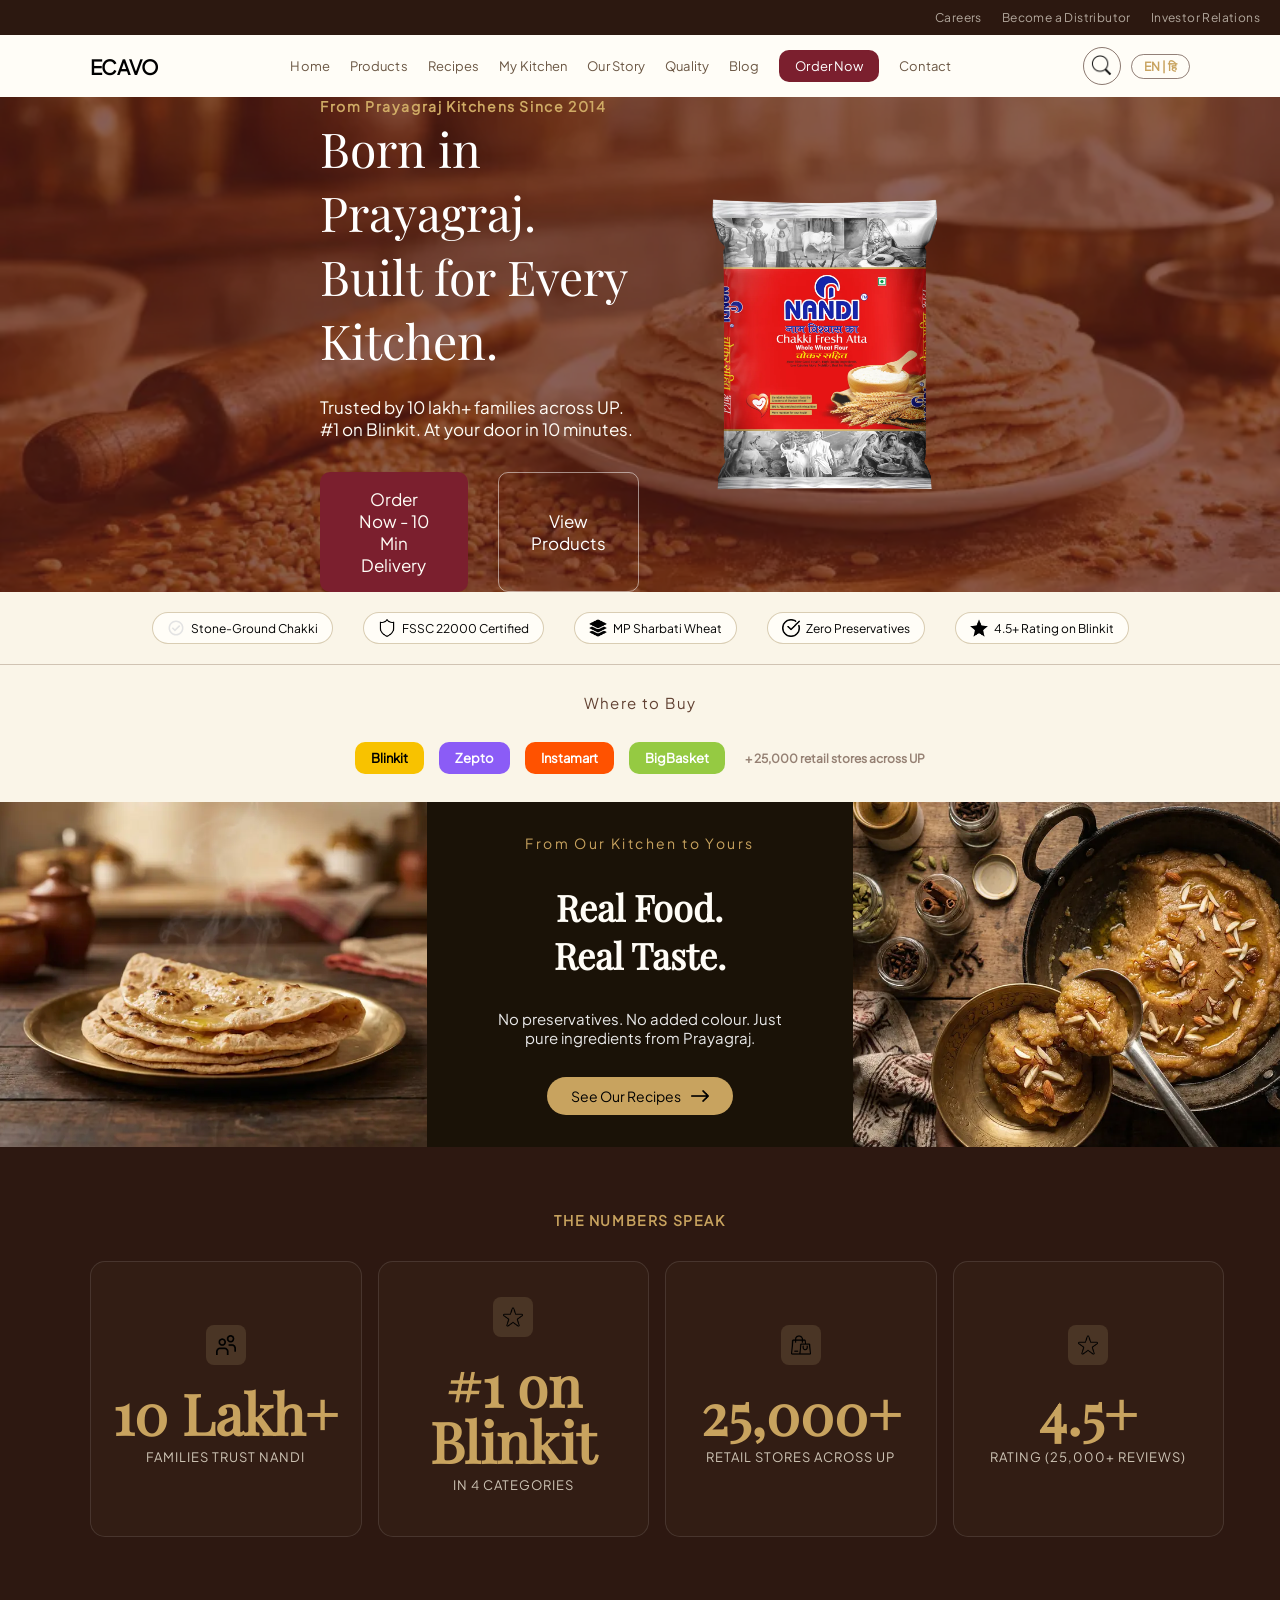
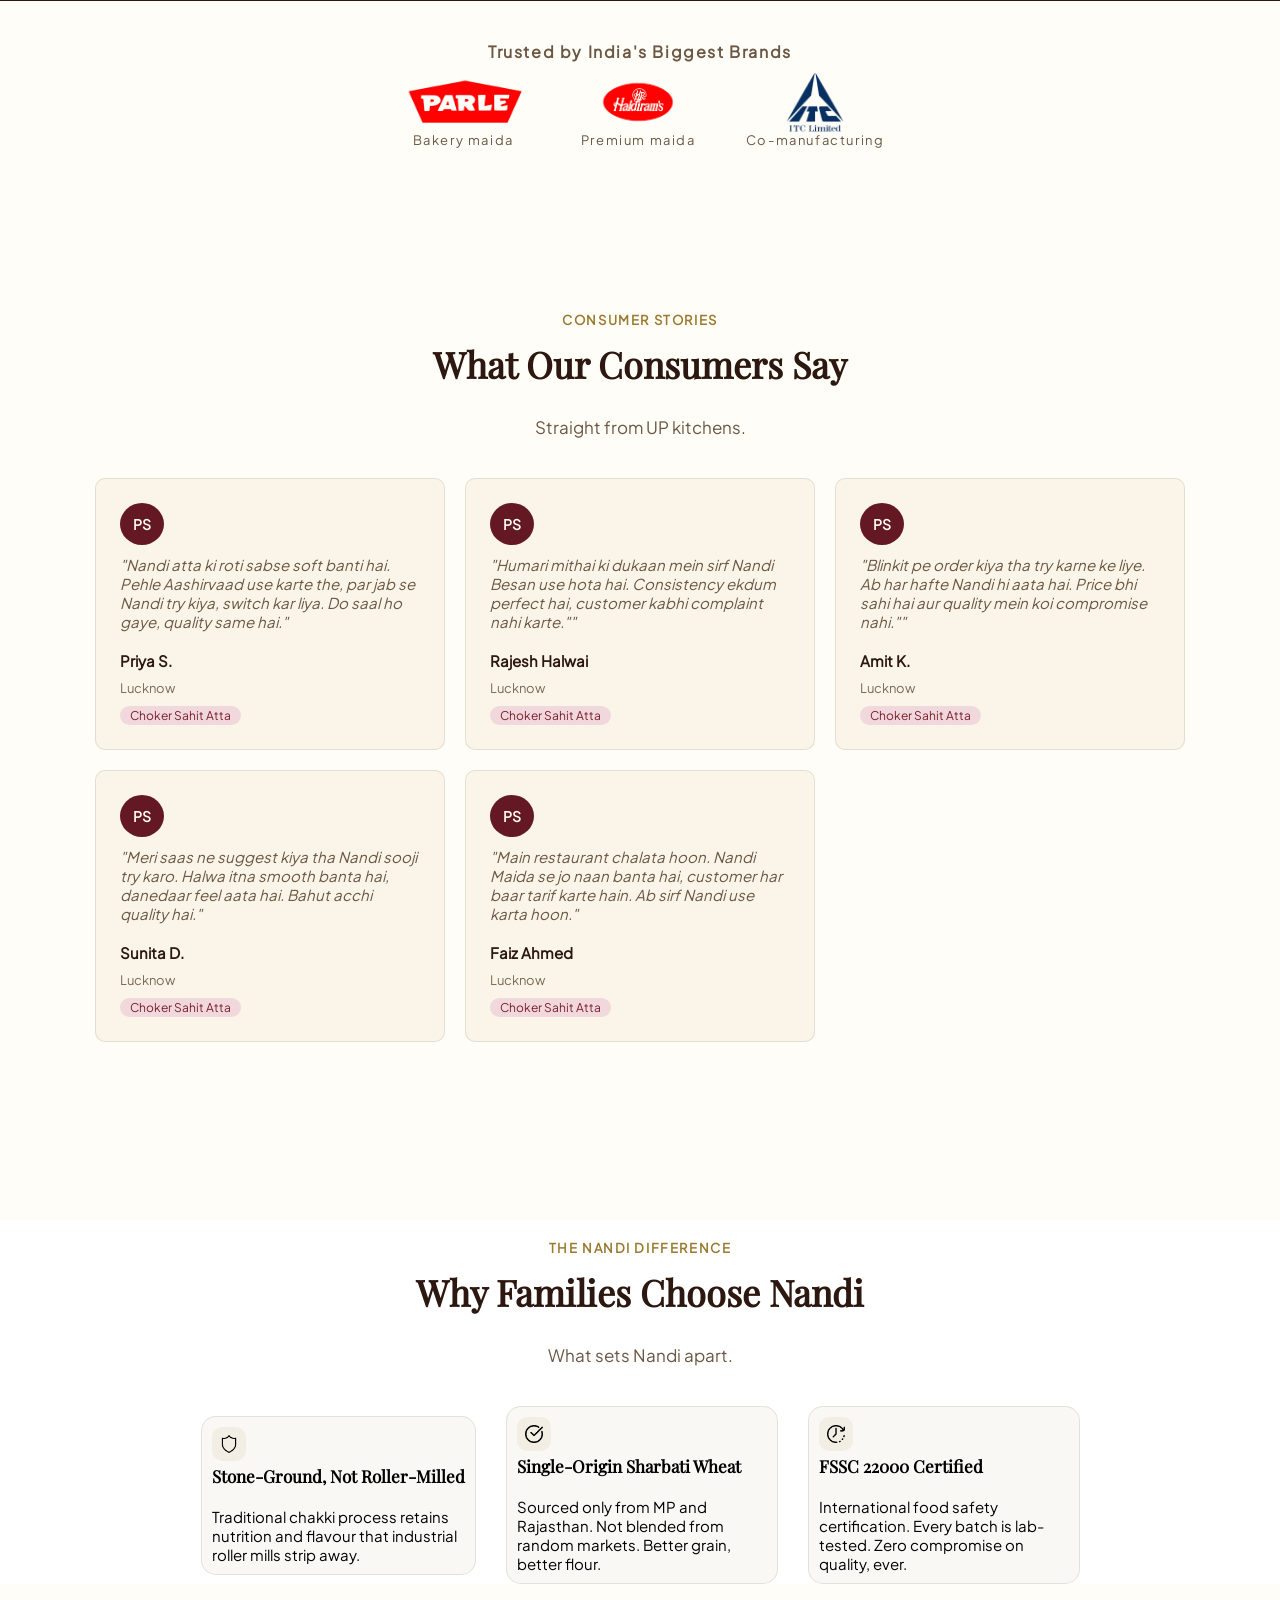
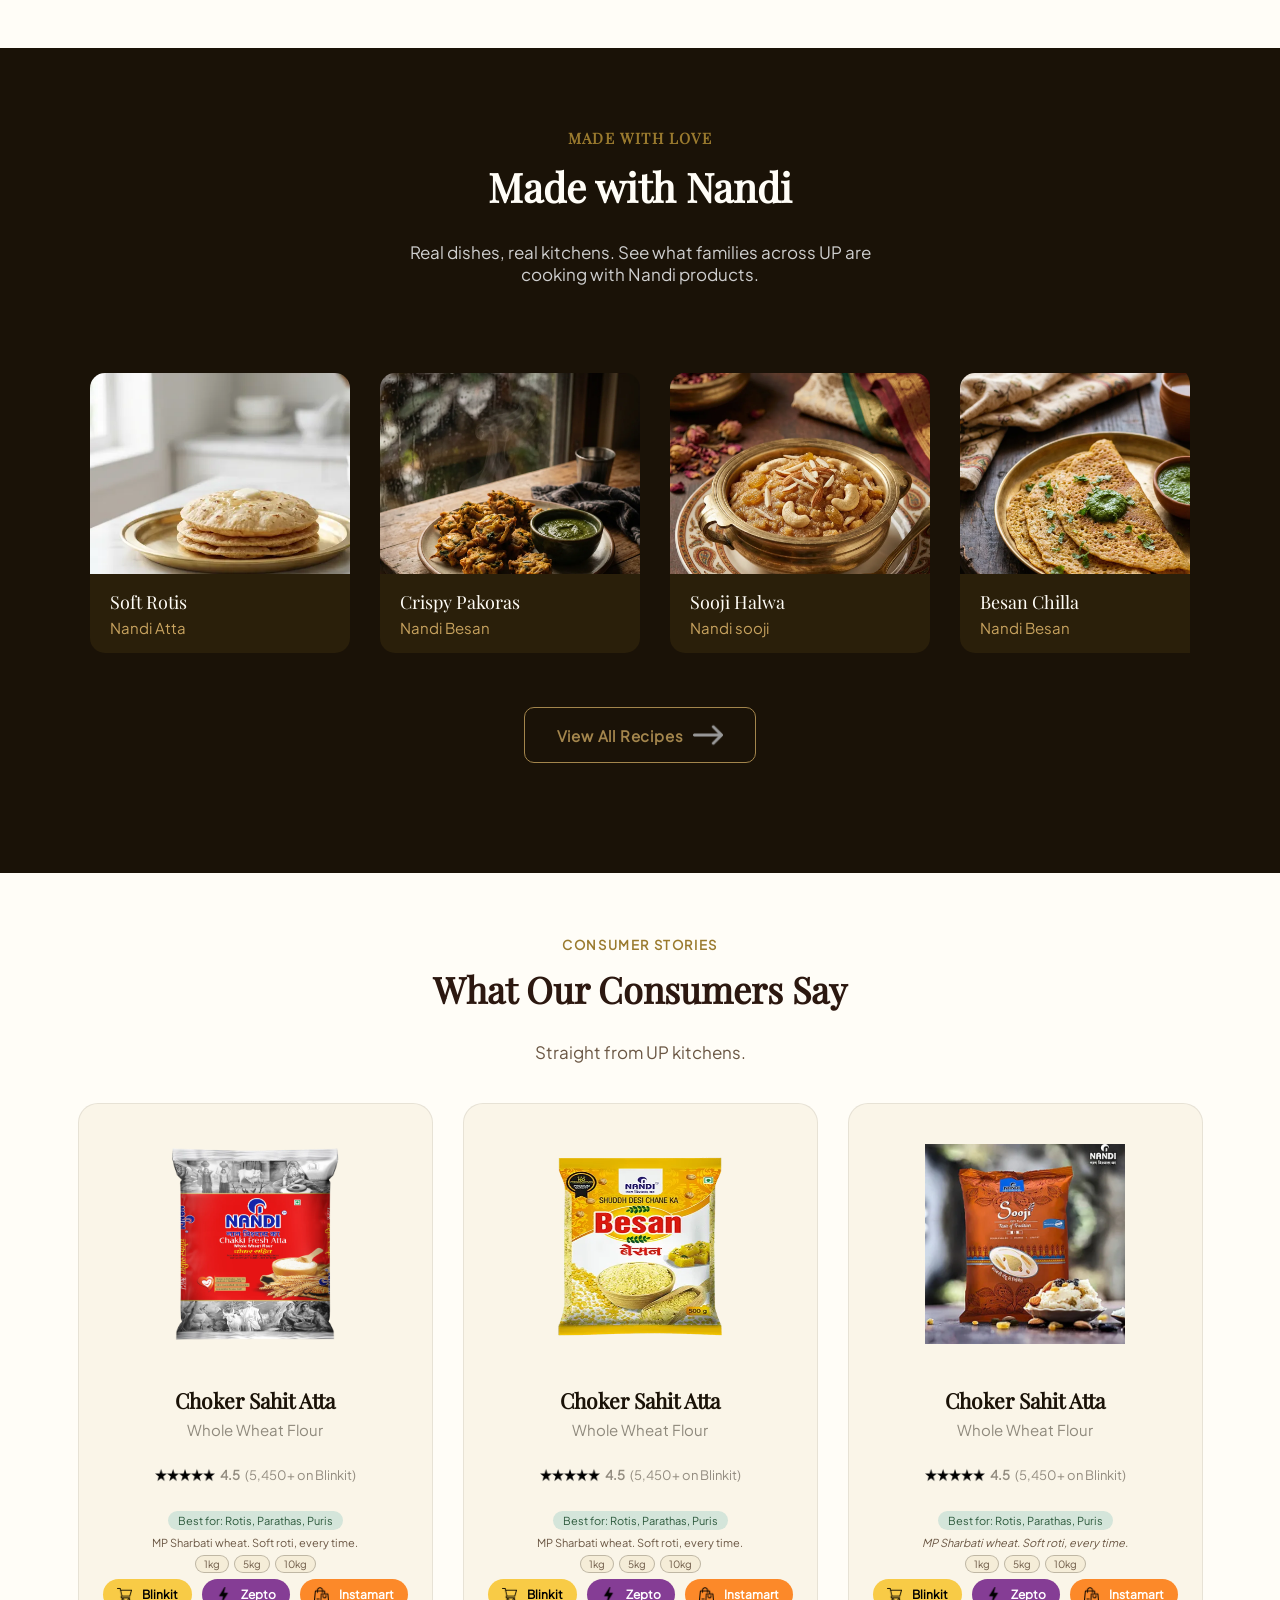
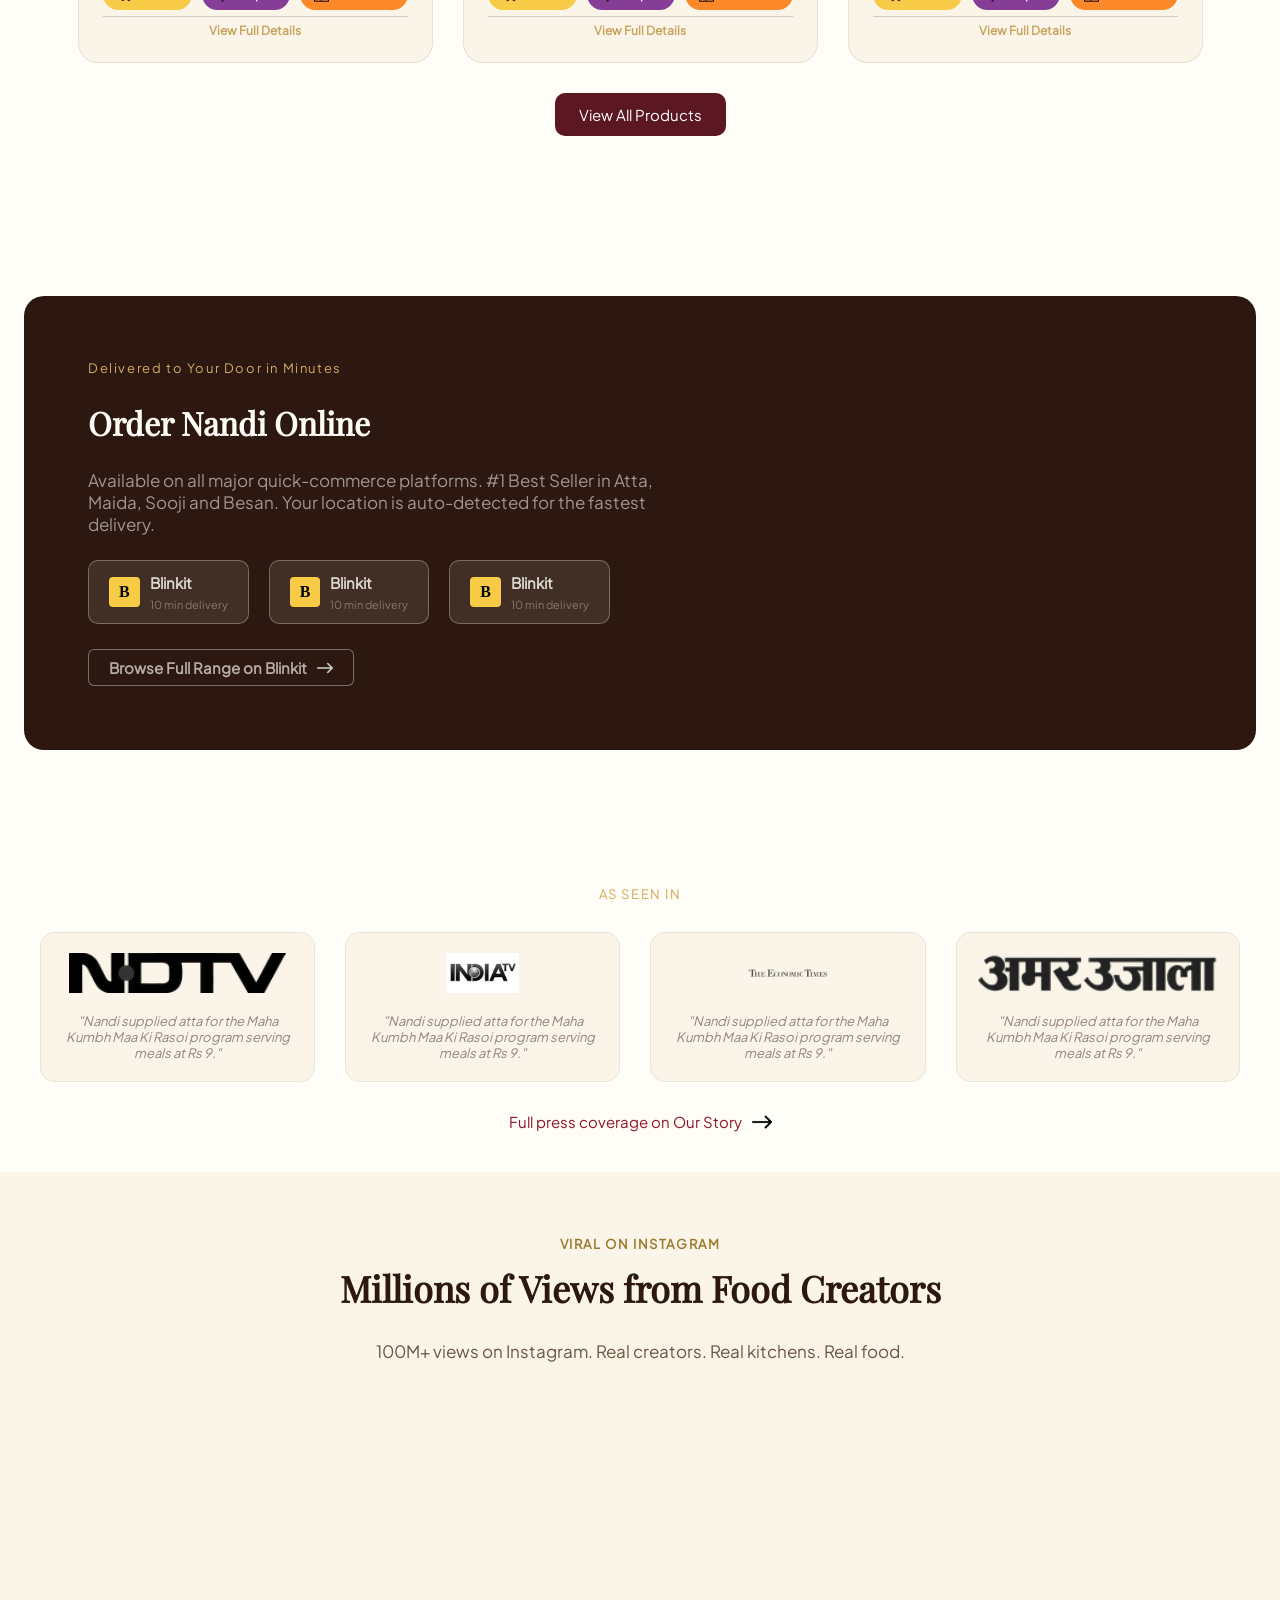
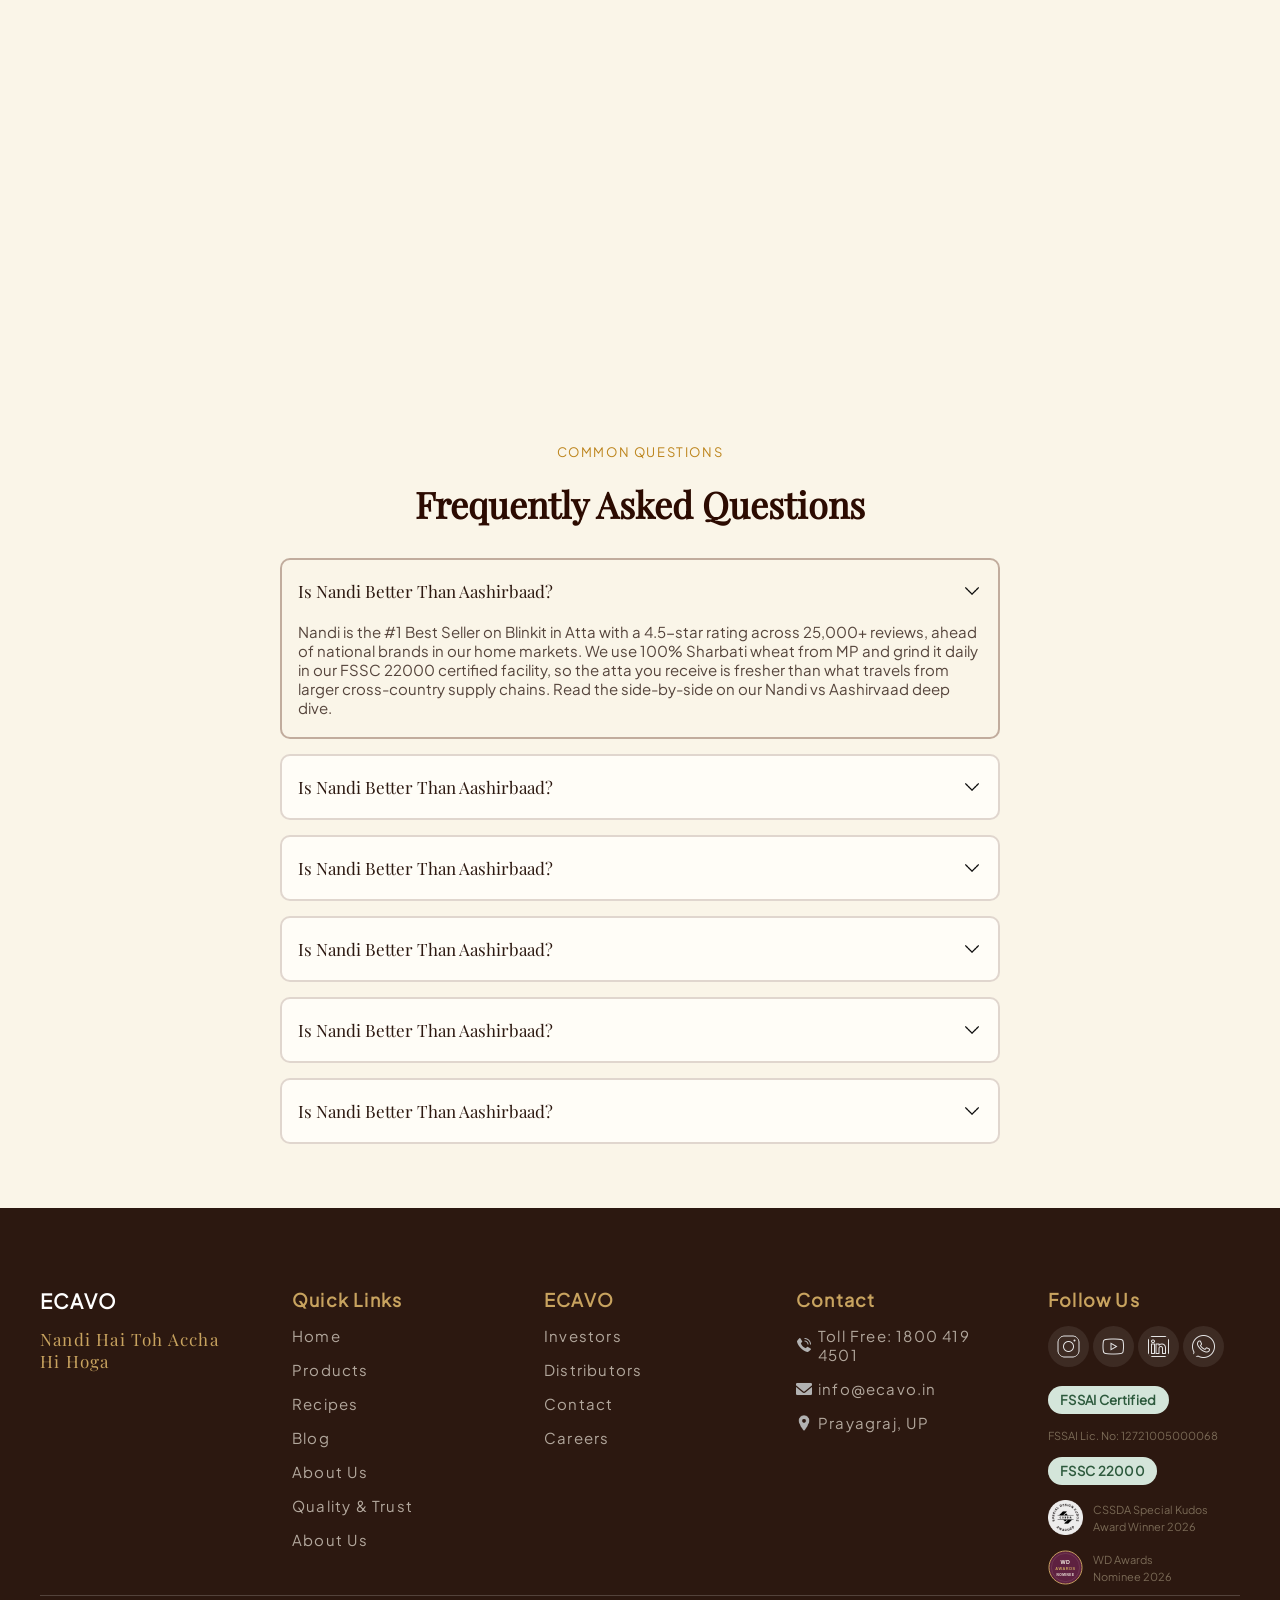
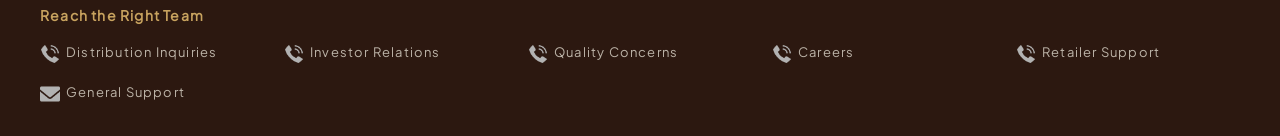
<file: index.html>
<!DOCTYPE html>
<html lang="en">

<head>
  <meta charset="UTF-8">
  <meta name="viewport" content="width=device-width, initial-scale=1.0">
  <title>Document</title>
  <link rel="stylesheet" href="index.css">
  <link rel="stylesheet" href="media.css">
</head>

<body>
  <!-- NAVIGATION  -->
  <!-- NAV-TOP  -->
  <div class="nt-main-container">
    <div class="nt-inner-container">
      <p>Careers</p>
      <p>Become a Distributor</p>
      <p>Investor Relations</p>
    </div>
  </div>

  <!-- NAV_BOTTOM  -->

  <div class="nb-main-container">

    <div class="nb-inner-container">

      <div class="nd-logo">
        ECAVO
      </div>

      <div class="nb-btn-container">
        <button class="nb-btn">
          Home
        </button>
        <button class="nb-btn">
          Products
        </button>
        <button class="nb-btn">
          Recipes
        </button>
        <button class="nb-btn">
          My Kitchen
        </button>
        <button class="nb-btn">
          Our Story
        </button>
        <button class="nb-btn">
          Quality
        </button>
        <button class="nb-btn">
          Blog
        </button>
        <button class="nb-btn-e">
          Order Now
        </button>
        <button class="nb-btn">
          Contact
        </button>
      </div>

      <div class="nb-search-container">
        <img src="Icons/icons8-search-100.png" class="nb-search">
        <div class="nb-lang">
          <p>EN | हि</p>
        </div>


        <div class="nav-mobile-menu">
          <img src="Icons/icons8-hamburger-menu-100.png" alt="">
        </div>
      </div>


    </div>

  </div>
  <!-- HERO SECTION -->
  <div class="hero-container">
    <div class="hero-overlay">
      <div class="hero-inner-container">
        <div class="hero-content">
          <span>
            From Prayagraj Kitchens Since 2014</span>
          <h1>Born in Prayagraj.
            Built for Every Kitchen.</h1>
          <p>Trusted by 10 lakh+ families across UP. #1 on Blinkit. At your door in 10 minutes.</p>
          <div class="hero-btns">
            <button class="hero-a-btn">
              Order Now - 10 Min Delivery
            </button>
            <button class="hero-b-btn">
              View Products
            </button>
          </div>
        </div>
        <div class="hero-image">
          <img src="Images/atta-red-mockup-hero.webp" alt="">
        </div>
      </div>
    </div>
  </div>

  <!--==================
     badge section 
  ===================-->
  <div class="hero-under-tags">
    <span class="hero-under-tag">
      <img src="Icons\check_circle_24dp_E3E3E3_FILL0_wght400_GRAD0_opsz24.svg" alt="" class="hero-icons">
      Stone-Ground Chakki
    </span>
    <span class="hero-under-tag">
      <img src="Icons\user-interface_3668891.png" alt="" class="hero-icons">FSSC 22000 Certified
    </span>
    <span class="hero-under-tag">
      <img src="Icons\layer_1694011.png" alt="" class="hero-icons">MP Sharbati Wheat
    </span>
    <span class="hero-under-tag">
      <img src="Icons\comment_1756625.png" alt="" class="hero-icons">Zero Preservatives
    </span>
    <span class="hero-under-tag">
      <img src="Icons\star_565667.png" alt="" class="hero-icons">4.5+ Rating on Blinkit
    </span>
  </div>

  <hr class="divider">
  <!--  WHERE TO BUY  -->
  <div class="wtb-main-container">
    <div class="wtb-inner-container">
      <p class="wtb-big-t">
        Where to Buy
      </p>
      <div class="wtb-badge-container">
        <div class="wtb-badges">
          <button class="wtb-badge-1">
            Blinkit
          </button>
          <button class="wtb-badge-2">
            Zepto
          </button>
          <button class="wtb-badge-3">
            Instamart
          </button>
          <button class="wtb-badge-4">
            BigBasket
          </button>
        </div>
        <p class="wtb-small-t">
          + 25,000 retail stores across UP
        </p>
      </div>
    </div>
  </div>

  <!-- REAL FOOD REAL TASTE  -->
  <div class="rfrt-main-container">
    <div class="rfrt-left-image"><img src="Images\lifestyle-rotis-plate.webp" alt=""></div>
    <div class="rfrt-inner-container">
      <p class="rfrt-big-t">From Our Kitchen to Yours</p>
      <h1 class="rfrt-h1">
        Real Food.
        Real Taste.
      </h1>
      <p class="rfrt-small-t">
        No preservatives. No added colour. Just pure ingredients from Prayagraj.
      </p>
      <button class="rfrt-btn">
        See Our Recipes
        <img src="./Icons/right_4574317.png" class="arrow" alt="">
      </button>
    </div>
    <div class="rfrt-right-image"><img src="Images\lifestyle-halwa-cooking.webp" alt=""></div>
  </div>

  <!-- NUMBERS SECTION -->
  <div class="ns-main-container">
    <div class="ns-inner-container">
      <p class="ns-text">The Numbers Speak</p>
      <div class="ns-card-container">
        <div class="ns-card">
          <img src="./Icons/users_12470714.png" alt="">
          <h1>10 Lakh+</h1>
          <p>Families Trust Nandi</p>
        </div>
        <div class="ns-card">
          <img src="Icons\star_2168282.png" alt="">
          <h1>#1 on Blinkit</h1>
          <p>in 4 Categories</p>
        </div>
        <div class="ns-card">
          <img src="Icons/paper-bags_4129702.png" alt="">
          <h1>25,000+</h1>
          <p>Retail Stores Across UP</p>
        </div>
        <div class="ns-card">
          <img src="Icons\star_2168282.png" alt="">
          <h1>4.5+</h1>
          <p>Rating (25,000+ Reviews)</p>
        </div>
      </div>
    </div>
  </div>

  <!-- TESTIMONIAL SECTION  -->
  <div class="ts-main-container">

    <div class="trust-container">
      <p>Trusted by India's Biggest Brands</p>
      <div class="trust-inner-container">
        <div class="t-1">
          <img src="Images/parle-logo.webp" alt="">
          <p>
            Bakery maida
          </p>
        </div>
        <div class="t-1">
          <img src="Images/haldiram-logo.webp" alt="">
          <p>
            Premium maida
          </p>
        </div>
        <div class="t-1">
          <img src="Images/itc-logo.webp" alt="">
          <p>
            Co-manufacturing
          </p>
        </div>
      </div>
    </div>

    <div class="ts-inner-container">
      <div class="ts-heading">
        <p>Consumer Stories</p>
        <h1>What Our Consumers Say</h1>
        <span>Straight from UP kitchens.</span>
      </div>

      <div class="ts-cards">

        <!-- START OF ITEM  -->

        <div class="ts-card">
          <div class="ts-icon">
            <p class="ts-p-1">
              PS
            </p>
          </div>
          <p class="ts-p-2"> <i>"Nandi atta ki roti sabse soft banti hai. Pehle Aashirvaad use karte the, par jab se
              Nandi try kiya, switch kar liya. Do saal ho gaye, quality same hai."</p>
          </i>
          <p class="ts-p-3">Priya S.</p>
          <p class="ts-p-4">Lucknow</p>
          <p class="ts-p-5">Choker Sahit Atta</p>
        </div>

        <!-- START OF ITEM  -->

        <div class="ts-card">
          <div class="ts-icon">
            <p class="ts-p-1">
              PS
            </p>
          </div>
          <p class="ts-p-2"> <i>"Humari mithai ki dukaan mein sirf Nandi Besan use hota hai. Consistency ekdum perfect
              hai, customer kabhi complaint nahi karte.""</p>
          </i>
          <p class="ts-p-3">Rajesh Halwai</p>
          <p class="ts-p-4">Lucknow</p>
          <p class="ts-p-5">Choker Sahit Atta</p>
        </div>

        <!-- START OF ITEM  -->

        <div class="ts-card">
          <div class="ts-icon">
            <p class="ts-p-1">
              PS
            </p>
          </div>
          <p class="ts-p-2"> <i>"Blinkit pe order kiya tha try karne ke liye. Ab har hafte Nandi hi aata hai. Price bhi
              sahi hai aur quality mein koi compromise nahi.""</p>
          </i>
          <p class="ts-p-3">Amit K.</p>
          <p class="ts-p-4">Lucknow</p>
          <p class="ts-p-5">Choker Sahit Atta</p>
        </div>

        <!-- START OF ITEM  -->

        <div class="ts-card">
          <div class="ts-icon">
            <p class="ts-p-1">
              PS
            </p>
          </div>
          <p class="ts-p-2"> <i>"Meri saas ne suggest kiya tha Nandi sooji try karo. Halwa itna smooth banta hai,
              danedaar feel aata hai. Bahut acchi quality hai."</p>
          </i>
          <p class="ts-p-3">Sunita D.</p>
          <p class="ts-p-4">Lucknow</p>
          <p class="ts-p-5">Choker Sahit Atta</p>
        </div>

        <!-- START OF ITEM  -->

        <div class="ts-card">
          <div class="ts-icon">
            <p class="ts-p-1">
              PS
            </p>
          </div>
          <p class="ts-p-2"> <i>"Main restaurant chalata hoon. Nandi Maida se jo naan banta hai, customer har baar tarif
              karte hain. Ab sirf Nandi use karta hoon."</p>
          </i>
          <p class="ts-p-3">Faiz Ahmed</p>
          <p class="ts-p-4">Lucknow</p>
          <p class="ts-p-5">Choker Sahit Atta</p>
        </div>

      </div>

    </div>

    <!-- WHY US  -->
    <div class="ws-container">
      <div class="ts-heading">
        <p>The Nandi Difference</p>
        <h1>Why Families Choose Nandi</h1>
        <span>What sets Nandi apart.</span>
      </div>

      <div class="ws-cards">

        <!-- START OF ITEM  -->

        <div class="ws-card">
          <div class="ws-icon"><img src="Icons/user-interface_3668891.png" alt=""></div>
          <div class="ws-p-1">
            <p>
              Stone-Ground, Not Roller-Milled
            </p>
          </div>
          <div class="ws-p-2">
            <p>
              Traditional chakki process retains nutrition and flavour that industrial roller mills strip away.
            </p>
          </div>
        </div>
        <!-- START OF ITEM  -->

        <div class="ws-card">
          <div class="ws-icon"><img src="Icons/comment_1756625.png" alt=""></div>
          <div class="ws-p-1">
            <p>
              Single-Origin Sharbati Wheat
            </p>
          </div>
          <div class="ws-p-2">
            <p>
              Sourced only from MP and Rajasthan. Not blended from random markets. Better grain, better flour.
            </p>
          </div>
        </div>

        <!-- START OF ITEM  -->

        <div class="ws-card">
          <div class="ws-icon"><img src="Icons/wall-clock_833602.png" alt=""></div>
          <div class="ws-p-1">
            <p>
              FSSC 22000 Certified
            </p>
          </div>
          <div class="ws-p-2">
            <p>
              International food safety certification. Every batch is lab-tested. Zero compromise on quality, ever.
            </p>
          </div>
        </div>

      </div>

    </div>
  </div>

  <!-- MADE with NANDY  -->

  <div class="mn-main-container">
    <div class="mn-inner-container">

      <div class="mn-heading">
        <p>Made with Love</p>
        <h1>Made with Nandi</h1>
        <span>Real dishes, real kitchens. See what families across UP are cooking with Nandi products.</span>
      </div>

      <div class="mn-card-container">

        <!-- ITEM  -->

        <div class="mn-card">
          <div class="mn-card-inner-container-1">
            <div class="mn-card-texts">
              <p class="mn-card-text-1">Soft Rotis</p>
              <p class="mn-card-text-2">Nandi Atta</p>
            </div>
          </div>
        </div>

        <!-- ITEM  -->

        <div class="mn-card">
          <div class="mn-card-inner-container-2">
            <div class="mn-card-texts">
              <p class="mn-card-text-1">Crispy Pakoras</p>
              <p class="mn-card-text-2">Nandi Besan</p>
            </div>
          </div>
        </div>

        <!-- ITEM  -->

        <div class="mn-card">
          <div class="mn-card-inner-container-3">
            <div class="mn-card-texts">
              <p class="mn-card-text-1">Sooji Halwa</p>
              <p class="mn-card-text-2">Nandi sooji</p>
            </div>
          </div>
        </div>

        <!-- ITEM  -->

        <div class="mn-card">
          <div class="mn-card-inner-container-4">
            <div class="mn-card-texts">
              <p class="mn-card-text-1">Besan Chilla</p>
              <p class="mn-card-text-2">Nandi Besan</p>
            </div>
          </div>
        </div>
        <!-- ITEM  -->

        <div class="mn-card">
          <div class="mn-card-inner-container-4">
            <div class="mn-card-texts">
              <p class="mn-card-text-1">Besan Chilla</p>
              <p class="mn-card-text-2">Nandi Besan</p>
            </div>
          </div>
        </div>
        <!-- ITEM  -->

        <div class="mn-card">
          <div class="mn-card-inner-container-4">
            <div class="mn-card-texts">
              <p class="mn-card-text-1">Besan Chilla</p>
              <p class="mn-card-text-2">Nandi Besan</p>
            </div>
          </div>
        </div>


      </div>

      <div class="mn-btn-container">
        <button>
          View All Recipes
          <img src="Icons/right_4574317.png" alt="">
        </button>
      </div>
    </div>
  </div>

  <!-- FEATURED PRODUCT SECTION  -->

  <div class="fp-main-container">
    <div class="fp-inner-container">


      <div class="ts-heading">
        <p>Consumer Stories</p>
        <h1>What Our Consumers Say</h1>
        <span>Straight from UP kitchens.</span>
      </div>


      <div class="fp-cards-container">
        <!-- ITEMS  -->
        <!-- <a href="page-2.html" class="fp-card-link"> -->
          <div class="fp-card">

            <div class="fp-top-img">
              <img src="Images/atta-red-mockup-hero.webp" alt="">
            </div>
            <h1>
              Choker Sahit Atta
            </h1>
            <h2>
              Whole Wheat Flour
            </h2>
            <div class="fp-rating">
              <img src="Icons/stars.png" alt="">
              <p>
                <b>4.5</b>
              </p>
              <p>
                (5,450+ on Blinkit)
              </p>
            </div>
            <div class="fp-tag">
              Best for: Rotis, Parathas, Puris
            </div>
            <p>
              MP Sharbati wheat. Soft roti, every time.
            </p>
            <div class="fp-amount">
              <!-- ITEMS  -->
              <div class="fp-small-tags">
                1kg
              </div>
              <!-- ITEMS  -->
              <div class="fp-small-tags">
                5kg
              </div>
              <!-- ITEMS  -->
              <div class="fp-small-tags">
                10kg
              </div>
            </div>
            <div class="fp-badges">
              <!-- ITEMS  -->
              <div class="badge-1">
                <img src="Icons/shopping-cart.png" class="badge-img">
                <p>
                  Blinkit
                </p>
              </div>
              <!-- ITEMS  -->
              <div class="badge-2">
                <img src="Icons/thunder.png" class="badge-img">
                <p>
                  Zepto
                </p>
              </div>
              <!-- ITEMS  -->
              <div class="badge-3">
                <img src="Icons/paper-bags_4129702.png" class="badge-img">
                <p>
                  Instamart
                </p>
              </div>
            </div>
            <hr>
            <span>
              <a href="page-2.html" class="fp-card-link">View Full Details</a>
            </span>
          </div>
        </a>
        <!-- ITEMS  -->
        <div class="fp-card">
          <div class="fp-top-img">
            <img src="Images/besan.webp" alt="">
          </div>
          <h1>
            Choker Sahit Atta
          </h1>
          <h2>
            Whole Wheat Flour
          </h2>
          <div class="fp-rating">
            <img src="Icons/stars.png" alt="">
            <p>
              <b>4.5</b>
            </p>
            <p>
              (5,450+ on Blinkit)
            </p>
          </div>
          <div class="fp-tag">
            Best for: Rotis, Parathas, Puris
          </div>
          <p>
            MP Sharbati wheat. Soft roti, every time.
          </p>
          <div class="fp-amount">
            <!-- ITEMS  -->
            <div class="fp-small-tags">
              1kg
            </div>
            <!-- ITEMS  -->
            <div class="fp-small-tags">
              5kg
            </div>
            <!-- ITEMS  -->
            <div class="fp-small-tags">
              10kg
            </div>
          </div>
          <div class="fp-badges">
            <!-- ITEMS  -->
            <div class="badge-1">
              <img src="Icons/shopping-cart.png" class="badge-img">
              <p>
                Blinkit
              </p>
            </div>
            <!-- ITEMS  -->
            <div class="badge-2">
              <img src="Icons/thunder.png" class="badge-img">
              <p>
                Zepto
              </p>
            </div>
            <!-- ITEMS  -->
            <div class="badge-3">
              <img src="Icons/paper-bags_4129702.png" class="badge-img">
              <p>
                Instamart
              </p>
            </div>
          </div>
          <hr>
          <span>

            View Full Details
          </span>
        </div>
        <!-- ITEMS  -->
        <div class="fp-card">
          <div class="fp-top-img">
            <img src="Images/sooji.webp" alt="">
          </div>
          <h1>
            Choker Sahit Atta
          </h1>
          <h2>
            Whole Wheat Flour
          </h2>
          <div class="fp-rating">
            <img src="Icons/stars.png" alt="">

            <p><b>4.5</b></p>

            <p>
              (5,450+ on Blinkit)
            </p>
          </div>
          <div class="fp-tag">
            Best for: Rotis, Parathas, Puris
          </div>
          <p>
            <i>
              MP Sharbati wheat. Soft roti, every time.
            </i>
          </p>
          <div class="fp-amount">
            <!-- ITEMS  -->
            <div class="fp-small-tags">
              1kg
            </div>
            <!-- ITEMS  -->
            <div class="fp-small-tags">
              5kg
            </div>
            <!-- ITEMS  -->
            <div class="fp-small-tags">
              10kg
            </div>
          </div>
          <div class="fp-badges">
            <!-- ITEMS  -->
            <div class="badge-1">
              <img src="Icons/shopping-cart.png" class="badge-img">
              <p>
                Blinkit
              </p>
            </div>
            <!-- ITEMS  -->
            <div class="badge-2">
              <img src="Icons/thunder.png" class="badge-img">
              <p>
                Zepto
              </p>
            </div>
            <!-- ITEMS  -->
            <div class="badge-3">
              <img src="Icons/paper-bags_4129702.png" class="badge-img">
              <p>
                Instamart
              </p>
            </div>
          </div>
          <hr>
          <span>
            View Full Details
          </span>
        </div>
      </div>

      <div class="fp-btn">
        <button>
          View All Products
        </button>
      </div>




    </div>
  </div>

  <!-- Delivered to Door  -->
  <div class="dd-main-container">
    <div class="dd-inner-container">
      <p class="dd-text-1">Delivered to Your Door in Minutes</p>
      <h1 class="dd-text-2">Order Nandi Online</h1>
      <p class="dd-text-3">Available on all major quick-commerce platforms. #1 Best Seller in Atta, Maida, Sooji and
        Besan. Your location is auto-detected for the fastest delivery.</p>
      <div class="dd-btn-container">

        <div class="dd-btn-1">
          <div class="dd-btn-icon">B</div>
          <div class="dd-text">
            <span>Blinkit</span>
            <p>10 min delivery</p>
          </div>

        </div>

        <div class="dd-btn-1">
          <div class="dd-btn-icon">B</div>
          <div class="dd-text">
            <span>Blinkit</span>
            <p>10 min delivery</p>
          </div>

        </div>

        <div class="dd-btn-1">
          <div class="dd-btn-icon">B</div>
          <div class="dd-text">
            <span>Blinkit</span>
            <p>10 min delivery</p>
          </div>

        </div>

      </div>
      <button class="dd-cta">
        Browse Full Range on Blinkit
        <img src="Icons/right_4574317.png" class="dd-icon">
      </button>
    </div>
  </div>


  <!-- SEEN SECTION  -->

  <div class="ss-main-container">
    <div class="ss-inner-container">
      <p class="ss-text-1">As Seen In</p>

      <div class="ss-card-container">
        <!-- ITEM -->
        <div class="ss-card">
          <img src="Images/ndtv-logo.webp" alt="">
          <p>
            <i>
              "Nandi supplied atta for the Maha Kumbh Maa Ki Rasoi program serving meals at Rs 9."
            </i>
          </p>
        </div>

        <!-- ITEM -->

        <div class="ss-card">
          <img src="Images/indiatv-logo.webp" alt="">
          <p>
            <i>
              "Nandi supplied atta for the Maha Kumbh Maa Ki Rasoi program serving meals at Rs 9."
            </i>
          </p>
        </div>

        <!-- ITEM -->

        <div class="ss-card">
          <img src="Images/et-logo.webp" alt="">
          <p>
            <i>
              "Nandi supplied atta for the Maha Kumbh Maa Ki Rasoi program serving meals at Rs 9."
            </i>
          </p>
        </div>

        <!-- ITEM -->

        <div class="ss-card">
          <img src="Images/amarujala-logo.webp" alt="">
          <p>
            <i>
              "Nandi supplied atta for the Maha Kumbh Maa Ki Rasoi program serving meals at Rs 9."
            </i>
          </p>
        </div>
      </div>
      <p class="ss-text-2">
        Full press coverage on Our Story
        <img src="Icons/right_4574317.png" class="ss-arrow">
      </p>
    </div>
  </div>

  <!-- Millions of Views  -->

  <div class="mv-main-container">
    <div class="mv-inner-container">

      <div class="mv-heading">
        <p>Viral on Instagram</p>
        <h1>Millions of Views from Food Creators</h1>
        <span>100M+ views on Instagram. Real creators. Real kitchens. Real food.</span>
      </div>

      <div class="mv-video-container">
        <div class="mv-vid">
          <iframe width="482" height="857" src="https://www.youtube.com/embed/tDEM3P7eRRg"
            title="would you eat this? #shorts" frameborder="0"
            allow="accelerometer; autoplay; clipboard-write; encrypted-media; gyroscope; picture-in-picture; web-share"
            referrerpolicy="strict-origin-when-cross-origin" allowfullscreen></iframe>
        </div>
        <div class="mv-vid">
          <iframe width="482" height="857" src="https://www.youtube.com/embed/bC7tczHfzhs"
            title="These 10 KG BURGERS Are Massive ! 😳" frameborder="0"
            allow="accelerometer; autoplay; clipboard-write; encrypted-media; gyroscope; picture-in-picture; web-share"
            referrerpolicy="strict-origin-when-cross-origin" allowfullscreen></iframe>
        </div>
        <div class="mv-vid">
          <iframe width="482" height="857" src="https://www.youtube.com/embed/9HQqCdXCRHY"
            title="Famous Taiwanese Breakfast in New Taipei City #taiwanesefood" frameborder="0"
            allow="accelerometer; autoplay; clipboard-write; encrypted-media; gyroscope; picture-in-picture; web-share"
            referrerpolicy="strict-origin-when-cross-origin" allowfullscreen></iframe>
        </div>
      </div>
    </div>
  </div>


  <!-- FAQ SECTION  -->

  <div class="faq-main-container">
    <div class="faq-inner-container">
      <div class="faq-heading">
        <p>
          Common Questions
        </p>
        <h1>
          Frequently Asked Questions
        </h1>
      </div>
      <div class="faq-container">
        <div class="faq-box-1">
          <div class="faq-question">
            <span>
              Is Nandi Better Than Aashirbaad?
            </span>
            <img src="Icons/down-arrow.png" alt="">
          </div>
          <p>
            Nandi is the #1 Best Seller on Blinkit in Atta with a 4.5-star rating across 25,000+ reviews, ahead of
            national brands in our home markets. We use 100% Sharbati wheat from MP and grind it daily in our FSSC 22000
            certified facility, so the atta you receive is fresher than what travels from larger cross-country supply
            chains. Read the side-by-side on our Nandi vs Aashirvaad deep dive.
          </p>
        </div>

        <!-- Item  -->

        <div class="faq-box-2">

          <div class="faq-question">
            <span>
              Is Nandi Better Than Aashirbaad?
            </span>
            <img src="Icons/down-arrow.png" alt="">
          </div>

        </div>
        <!-- Item  -->

        <div class="faq-box-2">
          <div class="faq-question">
            <span>
              Is Nandi Better Than Aashirbaad?
            </span>
            <img src="Icons/down-arrow.png" alt="">
          </div>
        </div>
        <!-- Item  -->

        <div class="faq-box-2">
          <div class="faq-question">
            <span>
              Is Nandi Better Than Aashirbaad?
            </span>
            <img src="Icons/down-arrow.png" alt="">
          </div>
        </div>
        <!-- Item  -->

        <div class="faq-box-2">
          <div class="faq-question">
            <span>
              Is Nandi Better Than Aashirbaad?
            </span>
            <img src="Icons/down-arrow.png" alt="">
          </div>
        </div>
        <!-- Item  -->

        <div class="faq-box-2">
          <div class="faq-question">
            <span>
              Is Nandi Better Than Aashirbaad?
            </span>
            <img src="Icons/down-arrow.png" alt="">
          </div>
        </div>



      </div>
    </div>
  </div>

  <!-- FOOTER  -->

  <footer>
    <div class="foot-main-container">
      <div class="foot-inner-container">
        <div class="foot-top-container">
          <div class="list-1">
            <h1>ECAVO</h1>
            <p>
              Nandi Hai Toh Accha Hi Hoga
            </p>
          </div>
          <div class="list-2">
            <h1>Quick Links</h1>
            <p>
              Home
            </p>
            <p>
              Products
            </p>
            <p>
              Recipes
            </p>
            <p>
              Blog
            </p>
            <p>
              About Us
            </p>
            <p>
              Quality & Trust
            </p>
            <p>
              About Us
            </p>
          </div>
          <div class="list-3">
            <h1>ECAVO</h1>
            <p>
              Investors
            </p>
            <p>
              Distributors
            </p>
            <p>
              Contact
            </p>
            <p>
              Careers
            </p>
          </div>
          <div class="list-4">
            <h1>Contact</h1>

            <div>
              <img src="Icons/telephone-call_3059502.png" alt="">
              <p>
                Toll Free: 1800 419 4501
              </p>
            </div>


            <div>
              <img src="Icons/mail_15821845.png" alt="">
              <p>
                info@ecavo.in
              </p>
            </div>

            <div>
              <img src="Icons/icons8-location-100.png" alt="">
              <p>
                Prayagraj, UP
              </p>
            </div>

          </div>
          <div class="list-5">
            <h1>
              Follow Us
            </h1>
            <div class="social-links">
              <img src="Icons/icons8-instagram-logo-100.png" alt="" class="link">
              <img src="Icons/icons8-youtube-100.png" alt="" class="link">
              <img src="Icons/icons8-linkedin-100.png" alt="" class="link">
              <img src="Icons/icons8-whatsapp-100.png" alt="" class="link">
            </div>
            <div class="foot-tag">
              FSSAI Certified
            </div>
            <p>
              FSSAI Lic. No: 12721005000068
            </p>
            <div class="foot-tag">
              FSSC 22000
            </div>
            <div class="foot-round-tag">
              <img src="Icons/cssda-special-kudos-white.png" alt="">
              <div class="round-text-container">
                <p>CSSDA Special Kudos</p>
                <p>Award Winner 2026</p>
              </div>
            </div>
            <div class="foot-round-tag">
              <img src="Icons/wd-awards-nominee-badge.svg" alt="">
              <div class="round-text-container">
                <p>WD Awards</p>
                <p>Nominee 2026</p>
              </div>
            </div>
          </div>
        </div>
        <hr>
        <div class="foot-middle-container">
          <p>Reach the Right Team</p>
          <div class="foot-middle-grid">

            <div class="foot-item">
              <img src="Icons/telephone-call_3059502.png" alt="">
              <p>Distribution Inquiries</p>
            </div>


            <div class="foot-item">
              <img src="Icons/telephone-call_3059502.png" alt="">
              <p>Investor Relations</p>
            </div>

            <div class="foot-item">
              <img src="Icons/telephone-call_3059502.png" alt="">
              <p>Quality Concerns</p>
            </div>

            <div class="foot-item">
              <img src="Icons/telephone-call_3059502.png" alt="">
              <p>Careers</p>
            </div>

            <div class="foot-item">
              <img src="Icons/telephone-call_3059502.png" alt="">
              <p>Retailer Support</p>
            </div>

            <div class="foot-item">
              <img src="Icons/mail_15821845.png" alt="">
              <p>General Support</p>
            </div>

          </div>
        </div>
      </div>
    </div>
  </footer>


</body>

</html>
</file>
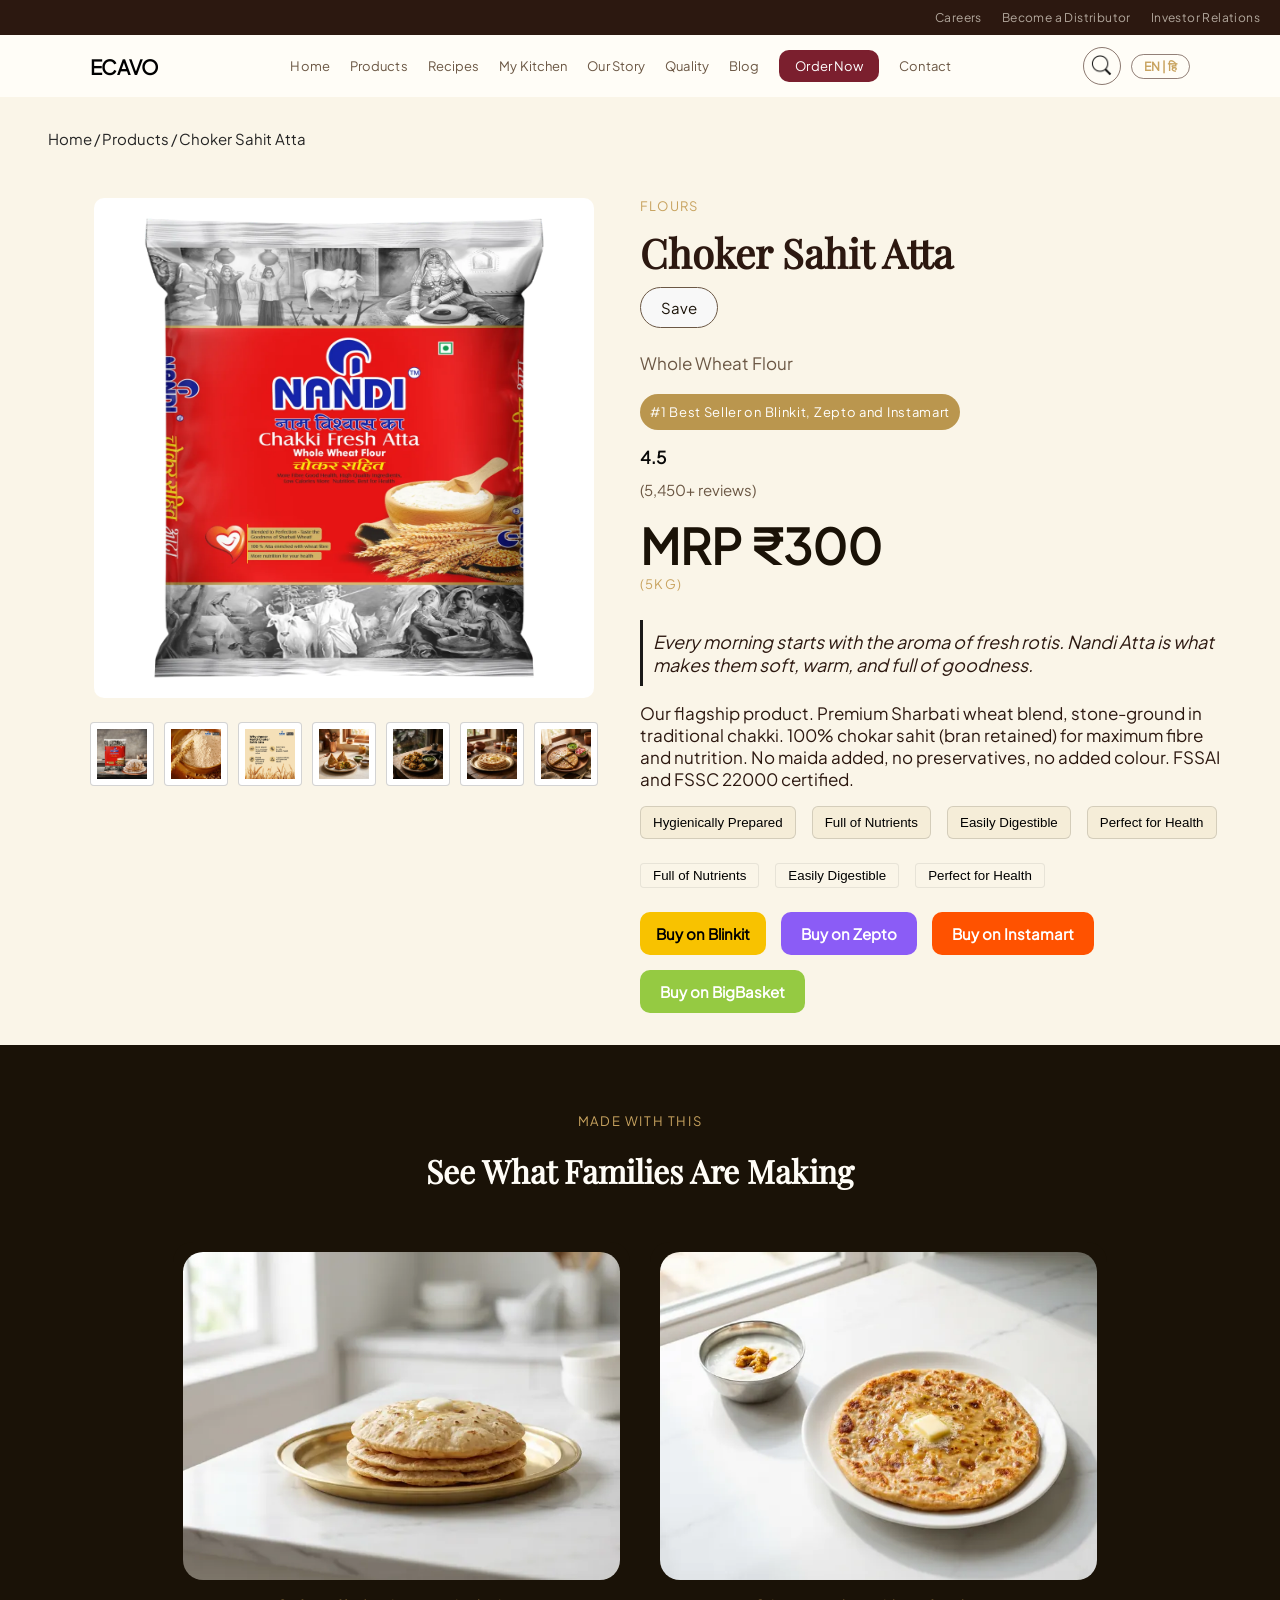
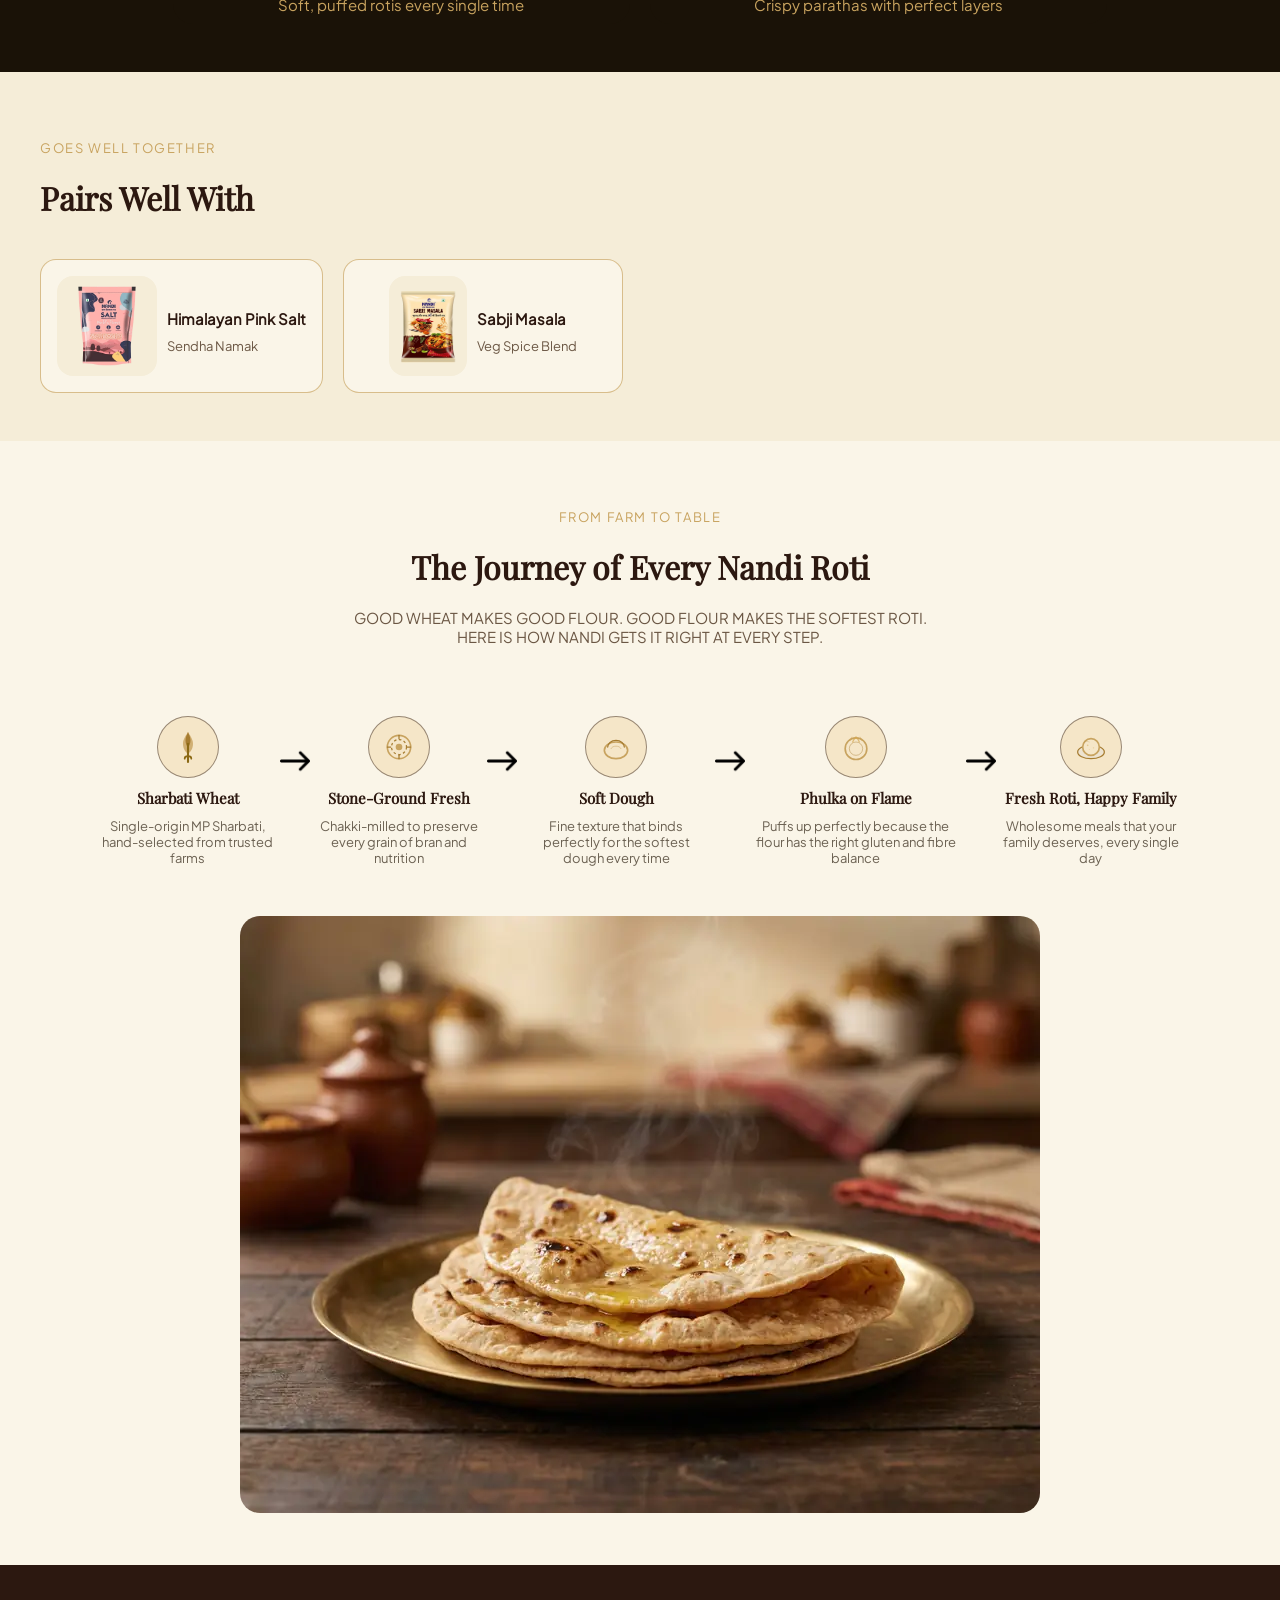
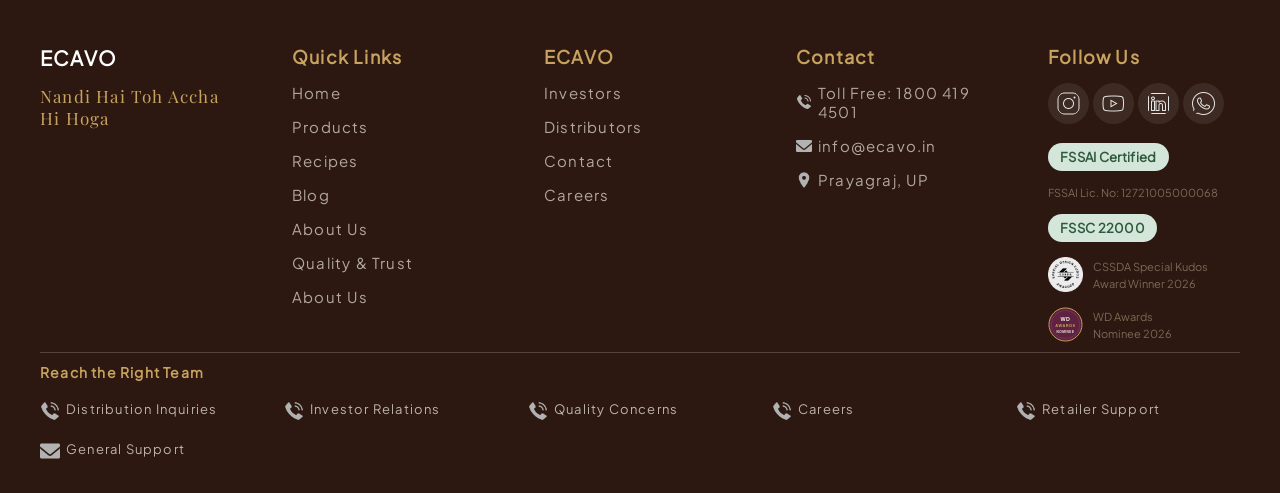
<file: page-2.html>
<!DOCTYPE html>
<html lang="en">

<head>
  <meta charset="UTF-8">
  <meta name="viewport" content="width=device-width, initial-scale=1.0">
  <title>Document</title>
  <link rel="stylesheet" href="page-2.css">
  <link rel="stylesheet" href="page-2-media.css">
</head>

<body>
  <!-- NAVIGATION  -->
  <!-- NAV-TOP  -->
  <div class="nt-main-container">
    <div class="nt-inner-container">
      <p>Careers</p>
      <p>Become a Distributor</p>
      <p>Investor Relations</p>
    </div>
  </div>
  <!-- NAV_BOTTOM  -->

  <div class="nb-main-container">

    <div class="nb-inner-container">

      <div class="nd-logo">
        ECAVO
      </div>

      <div class="nb-btn-container">
        <button class="nb-btn">
          Home
        </button>
        <button class="nb-btn">
          Products
        </button>
        <button class="nb-btn">
          Recipes
        </button>
        <button class="nb-btn">
          My Kitchen
        </button>
        <button class="nb-btn">
          Our Story
        </button>
        <button class="nb-btn">
          Quality
        </button>
        <button class="nb-btn">
          Blog
        </button>
        <button class="nb-btn-e">
          Order Now
        </button>
        <button class="nb-btn">
          Contact
        </button>
      </div>

      <div class="nb-search-container">
        <img src="Icons/icons8-search-100.png" class="nb-search">
        <div class="nb-lang">
          <p>EN | हि</p>
        </div>


        <div class="nav-mobile-menu">
          <img src="Icons/icons8-hamburger-menu-100.png" alt="">
        </div>
      </div>


    </div>

  </div>

<!-- MAIN PRODUCT SECTION  -->
 <div class="mps-main-container">

  <div class="mps-upper-address">
    <p>Home</p>
    <p>/</p>
    <p>Products</p>
    <p>/</p>
    <p>Choker Sahit Atta</p>
  </div>
  <div class="mps-inner-container">

    <div class="mps-left-content">

      <div class="mps-showcase">

        <div class="child-1"><img src="Images/atta-red-mockup-hero.webp" alt=""></div>
        
        <div class="mps-showcase-container">
          
          <div class="child-2"><img src="Images/choker-sahit-atta-blinkit-1.webp" alt=""></div>
          <div class="child-3"><img src="Images/choker-sahit-atta-blinkit-3.webp" alt=""></div>
          <div class="child-4"><img src="Images/choker-sahit-atta-blinkit-2.webp" alt=""></div>
          <div class="child-5"><img src="Images/food-samosa-premium.webp" alt=""></div>
          <div class="child-6"><img src="Images/food-pakora-premium.webp" alt=""></div>
          <div class="child-7"><img src="Images/food-roti-premium.webp" alt=""></div>
          <div class="child-8"><img src="Images/food-parata-premium.webp" alt=""></div>
        </div>
      </div>
    </div>

    <div class="mps-right-content">

      <p>
        Flours
      </p>
      <h1>
        Choker Sahit Atta
      </h1>
      <div class="mps-tag-1">
        Save
      </div>
      <p>
        Whole Wheat Flour
      </p>
      <div class="mps-tag-2">
        #1 Best Seller on Blinkit, Zepto and Instamart
      </div>
      <div class="mps-rating">
        <p>4.5</p>
      (5,450+ reviews)
      </div>
      <div class="mps-mrp">
        MRP ₹300 
        <p>(5kg)</p>
      </div>
      <div class="mps-punch-line">
       <i> Every morning starts with the aroma of fresh rotis. Nandi Atta is what makes them soft, warm, and full of goodness. </i>
      </div>
      <p>
        Our flagship product. Premium Sharbati wheat blend, stone-ground in traditional chakki. 100% chokar sahit (bran retained) for maximum fibre and nutrition. No maida added, no preservatives, no added colour. FSSAI and FSSC 22000 certified.
      </p>
      <div class="mps-tag-3">

        <button>Hygienically Prepared</button>
        <button>Full of Nutrients</button>
        <button>Easily Digestible</button>
        <button>Perfect for Health</button>

      </div>

      <div class="mps-tag-4">

        <button>Full of Nutrients</button>
        <button>Easily Digestible</button>
        <button>Perfect for Health</button>

      </div>
      <div class="mps-amount">

      </div>
      

      <div class="wtb-badge-container">
        <div class="wtb-badges">
          <button class="wtb-badge-1">
            Buy on Blinkit
          </button>
          <button class="wtb-badge-2">
            Buy on Zepto
          </button>
          <button class="wtb-badge-3">
            Buy on Instamart
          </button>
          <button class="wtb-badge-4">
            Buy on BigBasket
          </button>
        </div>

    </div>
  </div>
 </div>

</div>


  <!-- MADE WITH THIS  -->
  <div class="mt-main-container">
    <div class="mt-inner-container">

      <div class="mt-heading">
        <p>Made With This</p>
        <h1>See What Families Are Making</h1>
      </div>

      <div class="mt-card-container">

        <div class="mt-card">
          <img src="Images/food-rotis-premium.webp" alt="">
          <p>
            Soft, puffed rotis every single time
          </p>
        </div>

        <div class="mt-card">
          <img src="Images/food-paratha-premium.webp" alt="">
          <p>
            Crispy parathas with perfect layers
          </p>
        </div>

      </div>
    </div>
  </div>

  <!-- GOES WELL WITH  -->
  <div class="gw-main-container">
    <div class="gw-inner-container">

      <div class="gw-heading">
        <p>Goes Well Together</p>
        <h1>Pairs Well With</h1>
      </div>

      <div class="gw-card-container">

        <div class="gw-card">

          <img src="Images/pink-salt.webp" alt="">

          <div class="gw-text">
            <h1>
              Himalayan Pink Salt
            </h1>
            <p>
              Sendha Namak
            </p>
          </div>
        </div>

        <div class="gw-card">

          <img src="Images/sabji-masala.webp" alt="">

          <div class="gw-text">
            <h1>
              Sabji Masala
            </h1>
            <p>
              Veg Spice Blend
            </p>
          </div>
        </div>

      </div>
    </div>
  </div>

  <!-- JOURNEY SECTION  -->
  <div class="js-main-container">
    <div class="js-inner-container">

      <div class="js-heading">

        <p>From Farm to Table</p>
        <h1>The Journey of Every Nandi Roti</h1>
        <span>Good wheat makes good flour. Good flour makes the softest roti. Here is how Nandi gets it right at every
          step.</span>

      </div>

      <div class="js-flow-container">


        <div class="js-item">
          <div class="js-icon">
            <svg width="48" height="48" viewBox="0 0 48 48" fill="none">
              <path d="M24 6c-2 4-6 8-6 14 0 6 3 10 6 12 3-2 6-6 6-12 0-6-4-10-6-14z" fill="#C8A35F" opacity="0.8">
              </path>
              <path d="M24 6c-1 3-3 6-3 10s1.5 7 3 9c1.5-2 3-5 3-9s-2-7-3-10z" fill="#A67C30"></path>
              <line x1="24" y1="20" x2="24" y2="42" stroke="#8B6914" stroke-width="2.5" stroke-linecap="round"></line>
              <path d="M20 38c0-2 2-3 4-3s4 1 4 3" stroke="#8B6914" stroke-width="2" fill="none" stroke-linecap="round">
              </path>
            </svg>
          </div>
          <p>Sharbati Wheat</p>
          <span>Single-origin MP Sharbati, hand-selected from trusted farms</span>
        </div>
        <img src="Icons/right_4574317.png" alt="">


        <div class="js-item">
          <div class="js-icon">
            <svg width="48" height="48" viewBox="0 0 48 48" fill="none">
              <circle cx="24" cy="24" r="14" fill="#F5E6C8" stroke="#C8A35F" stroke-width="2"></circle>
              <circle cx="24" cy="24" r="9" fill="none" stroke="#A67C30" stroke-width="1.5" stroke-dasharray="3 3"></circle>
              <circle cx="24" cy="24" r="4" fill="#C8A35F"></circle>
              <line x1="24" y1="10" x2="24" y2="14" stroke="#A67C30" stroke-width="1.5" stroke-linecap="round"></line>
              <line x1="24" y1="34" x2="24" y2="38" stroke="#A67C30" stroke-width="1.5" stroke-linecap="round"></line>
              <line x1="10" y1="24" x2="14" y2="24" stroke="#A67C30" stroke-width="1.5" stroke-linecap="round"></line>
              <line x1="34" y1="24" x2="38" y2="24" stroke="#A67C30" stroke-width="1.5" stroke-linecap="round"></line>
            </svg>
          </div>
          <p>Stone-Ground Fresh</p>
          <span>Chakki-milled to preserve every grain of bran and nutrition</span>
        </div>
        <img src="Icons/right_4574317.png" alt="">


        <div class="js-item">
          <div class="js-icon">
            <svg width="48" height="48" viewBox="0 0 48 48" fill="none">
              <ellipse cx="24" cy="28" rx="14" ry="10" fill="#F5E6C8" stroke="#C8A35F" stroke-width="2"></ellipse>
              <path d="M14 24c0-4 4-8 10-8s10 4 10 8" fill="none" stroke="#A67C30" stroke-width="1.5" stroke-linecap="round"></path>
              <path d="M18 26c1-2 3-3 6-3s5 1 6 3" fill="none" stroke="#C8A35F" stroke-width="1" stroke-linecap="round" opacity="0.6"></path>
            </svg>
          </div>
          <p>Soft Dough</p>
          <span>Fine texture that binds perfectly for the softest dough every time</span>
        </div>
        <img src="Icons/right_4574317.png" alt="">


        <div class="js-item">
          <div class="js-icon">
            <svg width="48" height="48" viewBox="0 0 48 48" fill="none">
              <circle cx="24" cy="26" r="13" fill="#F5E6C8" stroke="#C8A35F" stroke-width="2"></circle>
              <circle cx="24" cy="26" r="8" fill="none" stroke="#A67C30" stroke-width="1" opacity="0.5"></circle>
              <path d="M20 18c1-3 3-5 4-6 1 1 3 3 4 6" fill="none" stroke="#D4A853" stroke-width="1.5" stroke-linecap="round" opacity="0.7"></path>
              <path d="M17 16c0.5-2 1.5-3 2-4" fill="none" stroke="#D4A853" stroke-width="1" stroke-linecap="round" opacity="0.4"></path>
              <path d="M31 16c-0.5-2-1.5-3-2-4" fill="none" stroke="#D4A853" stroke-width="1" stroke-linecap="round" opacity="0.4"></path>
            </svg>
            </svg>
          </div>
          <p>Phulka on Flame</p>
          <span>Puffs up perfectly because the flour has the right gluten and fibre balance</span>
        </div>
        <img src="Icons/right_4574317.png" alt="">


        <div class="js-item">
          <div class="js-icon">
            <svg width="48" height="48" viewBox="0 0 48 48" fill="none">
              <ellipse cx="24" cy="30" rx="16" ry="8" fill="#EDE3D0" stroke="#A67C30" stroke-width="1.5"></ellipse>
              <circle cx="24" cy="24" r="10" fill="#F5E6C8" stroke="#C8A35F" stroke-width="2"></circle>
              <circle cx="20" cy="22" r="1" fill="#D4A853" opacity="0.5"></circle>
              <circle cx="27" cy="25" r="0.8" fill="#D4A853" opacity="0.4"></circle>
              <circle cx="22" cy="27" r="0.6" fill="#D4A853" opacity="0.3"></circle>
              <path d="M16 18c2-1 4-1 6 0" fill="none" stroke="#A67C30" stroke-width="0.8" opacity="0.3" stroke-linecap="round"></path>
            </svg>
              <path d="M24 6c-2 4-6 8-6 14 0 6 3 10 6 12 3-2 6-6 6-12 0-6-4-10-6-14z" fill="#C8A35F" opacity="0.8">
              </path>
              <path d="M24 6c-1 3-3 6-3 10s1.5 7 3 9c1.5-2 3-5 3-9s-2-7-3-10z" fill="#A67C30"></path>
              <line x1="24" y1="20" x2="24" y2="42" stroke="#8B6914" stroke-width="2.5" stroke-linecap="round"></line>
              <path d="M20 38c0-2 2-3 4-3s4 1 4 3" stroke="#8B6914" stroke-width="2" fill="none" stroke-linecap="round">
              </path>
            </svg>
          </div>
          <p>Fresh Roti, Happy Family</p>
          <span>Wholesome meals that your family deserves, every single day</span>
        </div>
        

      </div>

      <div class="js-image">
        <img src="Images/lifestyle-rotis-plate.webp" alt="">
      </div>

    </div>
  </div>
  <!-- FOOTER  -->

  <footer>
    <div class="foot-main-container">
      <div class="foot-inner-container">
        <div class="foot-top-container">
          <div class="list-1">
            <h1>ECAVO</h1>
            <p>
              Nandi Hai Toh Accha Hi Hoga
            </p>
          </div>
          <div class="list-2">
            <h1>Quick Links</h1>
            <p>
              Home
            </p>
            <p>
              Products
            </p>
            <p>
              Recipes
            </p>
            <p>
              Blog
            </p>
            <p>
              About Us
            </p>
            <p>
              Quality & Trust
            </p>
            <p>
              About Us
            </p>
          </div>
          <div class="list-3">
            <h1>ECAVO</h1>
            <p>
              Investors
            </p>
            <p>
              Distributors
            </p>
            <p>
              Contact
            </p>
            <p>
              Careers
            </p>
          </div>
          <div class="list-4">
            <h1>Contact</h1>

            <div>
              <img src="Icons/telephone-call_3059502.png" alt="">
              <p>
                Toll Free: 1800 419 4501
              </p>
            </div>


            <div>
              <img src="Icons/mail_15821845.png" alt="">
              <p>
                info@ecavo.in
              </p>
            </div>

            <div>
              <img src="Icons/icons8-location-100.png" alt="">
              <p>
                Prayagraj, UP
              </p>
            </div>

          </div>
          <div class="list-5">
            <h1>
              Follow Us
            </h1>
            <div class="social-links">
              <img src="Icons/icons8-instagram-logo-100.png" alt="" class="link">
              <img src="Icons/icons8-youtube-100.png" alt="" class="link">
              <img src="Icons/icons8-linkedin-100.png" alt="" class="link">
              <img src="Icons/icons8-whatsapp-100.png" alt="" class="link">
            </div>
            <div class="foot-tag">
              FSSAI Certified
            </div>
            <p>
              FSSAI Lic. No: 12721005000068
            </p>
            <div class="foot-tag">
              FSSC 22000
            </div>
            <div class="foot-round-tag">
              <img src="Icons/cssda-special-kudos-white.png" alt="">
              <div class="round-text-container">
                <p>CSSDA Special Kudos</p>
                <p>Award Winner 2026</p>
              </div>
            </div>
            <div class="foot-round-tag">
              <img src="Icons/wd-awards-nominee-badge.svg" alt="">
              <div class="round-text-container">
                <p>WD Awards</p>
                <p>Nominee 2026</p>
              </div>
            </div>
          </div>
        </div>
        <hr>
        <div class="foot-middle-container">
          <p>Reach the Right Team</p>
          <div class="foot-middle-grid">

            <div class="foot-item">
              <img src="Icons/telephone-call_3059502.png" alt="">
              <p>Distribution Inquiries</p>
            </div>


            <div class="foot-item">
              <img src="Icons/telephone-call_3059502.png" alt="">
              <p>Investor Relations</p>
            </div>

            <div class="foot-item">
              <img src="Icons/telephone-call_3059502.png" alt="">
              <p>Quality Concerns</p>
            </div>

            <div class="foot-item">
              <img src="Icons/telephone-call_3059502.png" alt="">
              <p>Careers</p>
            </div>

            <div class="foot-item">
              <img src="Icons/telephone-call_3059502.png" alt="">
              <p>Retailer Support</p>
            </div>

            <div class="foot-item">
              <img src="Icons/mail_15821845.png" alt="">
              <p>General Support</p>
            </div>

          </div>
        </div>
      </div>
    </div>
  </footer>
</body>

</html>
</file>
<file: index.css>
* {
  margin: 0px;
  padding: 0px;
}

body {
  background-color: #FAF5E8;
}

@font-face {
  font-family: 'jakarta';
  src: url('./text/PlusJakartaSans-Regular.ttf');
}

@font-face {
  font-family: 'playfair';
  src: url('./text/PlayfairDisplay-Regular.ttf');
}
/* NAVIGATION */
/* NAV-TOP  */
.nt-inner-container{
  display: flex;
  justify-content: flex-end;
  align-items: center;
  padding: 10px 20px ;
  background-color: #2C1810;
  color: #FAF5E8A6;
  font-size: 12px;
  letter-spacing: 0.4px;
  font-family: jakarta;
  font-weight: 400;
  gap: 20px;
  margin: 0px;
}

/* NAV_BOTTOM */
.nb-main-container{
  background-color: #FFFDF7;
}
.nd-logo{
  color: #000000;
  font-size: 20px;
  letter-spacing: -0.4px;
  font-family: jakarta;
  font-weight: bolder;
}

.nb-inner-container{
  display: flex;
  padding: 12px 24px;
  justify-content: space-around;
  align-items: center;
}
.nb-btn-container{
  display: flex;
  justify-content: center;
  align-items: center;
  gap: 20px;
}
.nb-btn{
  border: none;
  padding: 8px 0px;
  background-color: #00000000;
  color: #6B5744;
  font-size: 13px;
  letter-spacing: 0.1px;
  font-family: jakarta;
  font-weight: 400;
}
.nb-btn-e{
  border: none;
  padding: 8px 16px;
  background-color: #7B1F2E;
  color: #ffffff;
  border-radius: 10px;
  font-size: 13px;
  letter-spacing: 0.1px;
  font-family: jakarta;
  font-weight: 400;
}
.nb-search-container{
  display: flex;
  justify-content: center;
  align-items: center;
  gap: 10px;
}
.nb-search{
  height: 24px;
  padding: 6px;
  border-radius: 50%;
  border: #2c0b018c solid 1px;
}
.nb-lang{
  border: #2c0b0183 solid 1px;
  border-radius: 20px;
  padding: 4px 12px;
  color: #C8A35F;
  font-size: 12px;
  letter-spacing: 0.1px;
  font-family: jakarta;
  font-weight: 600;
}

.nav-mobile-menu{
  display: none;
}
.nav-mobile-menu img{
  height: 20px;
}
/* HERO SECTION  */

.hero-container {
  background-image: url(Images/hero-bg.webp);
  height: 55vh;
  width: 100%;
  background-size: cover;
  background-repeat: no-repeat;
  background-position: center;
}

.hero-overlay {
  background-color: #531b15af;
  height: 100%;
  display: flex;
  justify-content: center;
  align-items: center;

}

.hero-inner-container {
  display: flex;
  justify-content: space-between;
  align-items: center;
  gap: 50px;
  margin: 0px 320px;
  width: 100%;
}

.hero-image img {
  height: 303px;


}

.hero-image {
  /* height: 303px; */
  animation-name: float;
  animation-duration: 3.5s;
  animation-iteration-count: infinite;

}

@keyframes float {

  0%,
  100% {
    transform: translateY(0);
  }

  50% {
    transform: translateY(-10px);
  }
  
}

.hero-image {
  height: 303px;
  width: 100%;
  display: flex;
  justify-content: center;
}

.hero-content {
  color: rgb(255, 255, 255);
  max-width: 600px;
}

.hero-content span {
  color: #CFAB65;
  font-size: 14px;
  font-weight: 600;
  letter-spacing: 1.6px;
  font-family: jakarta;
  margin-bottom: 16px;
}

.hero-content h1 {
  color: rgb(255, 255, 255);
  font-size: 48px;
  font-family: playfair;
  margin-bottom: 24px;
  font-weight: 400;
}

.hero-content p {
  color: #FFFDF7;
  font-size: 17px;
  font-weight: 500;
  font-family: jakarta;
  margin-bottom: 32px;
}

.hero-btns {
  display: flex;
  gap: 30px;
}

.hero-a-btn {
  padding: 16px 32px;
  background-color: #7B1F2E;
  font-family: jakarta;
  font-size: 17px;
  font-weight: 500;
  color: #FFFDF7;
  border: none;
  border-radius: 10px;
}

.hero-b-btn {
  padding: 16px 32px;
  background-color: #7b1f2e00;
  font-family: jakarta;
  font-size: 17px;
  font-weight: 500;
  color: #ffffff;
  border: #ffffff80 solid 1px;
  border-radius: 10px;
}

/* HERO-UNDER-ICONS */

.hero-icons {
  height: 18px;
  width: 18px;
}

.hero-under-tag {
  background-color: #FFFDF7;
  border-radius: 20px;
  padding: 6px 14px;
  font-family: jakarta;
  font-size: 12px;
  color: black;
  display: flex;
  justify-content: center;
  align-items: center;
  flex-wrap: wrap;
  gap: 6px;
  border: #7a510648 solid 1px;
}

.hero-under-tags {
  display: flex;
  justify-content: center;
  align-items: center;
  flex-wrap: wrap;
  gap: 30px;
  padding: 20px 24px;
}

.divider {
  width: 100%;
  border: none;
  height: 1px;
  background-color: #4b240b3d;
}

/* WHERE TO BUY  */


.wtb-main-container {
  padding: 12px 0px;
}

.wtb-inner-container {
  margin: 0px 350px;
  padding: 16px 0px;
  display: flex;
  justify-content: center;
  align-items: center;
  flex-wrap: wrap;
  gap: 30px;

}

.wtb-badge-container {
  display: flex;
  justify-content: center;
  align-items: center;
  flex-wrap: wrap;
  gap: 20px;
}

.wtb-badges {
  display: flex;
  justify-content: center;
  gap: 15px;
  flex-wrap: wrap;
}

.wtb-big-t {
  font-family: jakarta;
  font-size: 15px;
  letter-spacing: 1.4px;
  font-weight: 500;
  color: #3a1304cb;
}

.wtb-small-t {
  font-family: jakarta;
  font-size: 12px;
  letter-spacing: 0px;
  font-weight: 600;
  color: #35110383;
}

.wtb-badge-1 {
  padding: 8px 16px;
  background-color: #F8C200;
  color: black;
  font-family: jakarta;
  font-size: 13px;
  font-weight: 600;
  border: none;
  border-radius: 10px;
}

.wtb-badge-2,
.wtb-badge-3,
.wtb-badge-4 {
  padding: 8px 16px;
  background-color: #8B5CF6;
  color: rgb(255, 255, 255);
  font-family: jakarta;
  font-size: 13px;
  font-weight: 600;
  border: none;
  border-radius: 10px;
}

.wtb-badge-3 {
  background-color: #FF5200;
}

.wtb-badge-4 {
  background-color: #95CA42;
}

/* REAL FOOD REAL TASTE */

.rfrt-main-container {
  display: grid;
  justify-content: center;
  align-items: stretch;
  grid-template-columns: 1fr 1fr 1fr;
  grid-template-areas: "img-left middle img-right";
  min-height: 340px;
  padding: 0px;
  position: relative;
}

.rfrt-inner-container {
  display: flex;
  justify-content: center;
  align-items: center;
  padding: 32px 24px;
  flex-direction: column;
  grid-area: middle;
  text-align: center;
  background-color: #1A1207;
  /* width: 100%; */
  gap: 30px;
}

.rfrt-left-image {
  overflow: hidden;
  grid-area: img-left;
}

.rfrt-right-image {
  overflow: hidden;
  grid-area: img-right;
}

.rfrt-left-image img {
  width: 100%;
  height: 100%;
  object-fit: cover;
  display: block;
  transition: transform 6s;
  transform: scale(1);
}

.rfrt-right-image img {
  width: 100%;
  height: 100%;
  object-fit: cover;
  display: block;
  transition: transform 6s;
  transform: scale(1);
}

.rfrt-big-t {
  color: #C8A35F;
  font-family: jakarta;
  font-size: 14px;
  letter-spacing: 2.4px;
  line-height: 19px;
}

.rfrt-small-t {
  color: #e9e9e9;
  font-family: jakarta;
  font-size: 15px;
  letter-spacing: 0px;
  line-height: 19px;
  max-width: 300px;
}

.rfrt-h1 {
  font-family: playfair;
  font-size: 36px;
  color: #FFFDF7;
  font-weight: 600;
  max-width: 200px;
}

.rfrt-btn {
  padding: 10px 24px;
  background-color: #C8A35F;
  border-radius: 50px;
  border: none;
  font-family: jakarta;
  font-size: 14px;
  color: black;
  display: flex;
  align-items: center;
  justify-content: center;
  gap: 10px;
}

.arrow {
  height: 18px;
}

/* NUMBERS SECTION */

.ns-main-container {
  background-color: #2D1811;
  padding: 64px 0;
}

.ns-inner-container {
  display: flex;
  justify-content: center;
  align-items: center;
  flex-direction: column;
 
}

.ns-card-container {
  display: grid;
  justify-content: center;
  align-items: center;
  margin: auto;
  padding: 0px 20px;
  max-width: 1100px;
  grid-template-columns: 1fr 1fr 1fr 1fr;
   gap: 50px;
}

.ns-card {
  display: flex;
  flex-direction: column;
  justify-content: center;
  align-items: center;
  flex-wrap: wrap;
  background-color: #352017bb;
  padding: 20px 16px;
  border: #ffffff1c solid 1px;
  border-radius: 15px;
  width: 100%;
  height: 234px;
  margin: auto;

}

.ns-text {
  font-family: jakarta;
  font-size: 14px;
  color: #C8A35F;
  font-weight: 600;
  letter-spacing: 1.6px;
  margin-bottom: 32px;
  text-transform: uppercase;
}

.ns-card h1 {
  font-family: playfair;
  font-size: 56px;
  color: #C8A35F;
  margin-bottom: 8px;
  text-align: center;
  line-height: 1;
  margin-bottom: 8px;
}

.ns-card p {
  font-family: jakarta;
  font-size: 13px;
  letter-spacing: 1px;
  font-weight: 600px;
  text-transform: uppercase;
  color: #faf4e3c7;
  margin-bottom: 8px;
  text-align: center;
}

.ns-card img {
  height: 20px;
  background-color: #4A3525;
  padding: 10px;
  border-radius: 8px;
  margin-top: 0px;
  margin: 0px auto 20px auto;
}

/* TESTIMONIAL SECTION  */

.ts-main-container {
  display: flex;
  justify-content: center;
  align-items: center;
  flex-direction: column;
  background-color: #FFFDF7;
  gap: 50px;
}

/* TRUST ELEMENT   */

.trust-container {
  display: flex;
  justify-content: center;
  align-items: center;
  flex-direction: column;
  padding: 40px 10px;
  font-family: jakarta;
  font-size: 16px;
  font-weight: 600;
  letter-spacing: 1.6px;
  color: #6B5744;
  text-align: center;
}

.trust-inner-container {
  display: flex;
  justify-content: center;
  align-items: center;
  max-width: 860px;
  margin: 10px 140px;
  gap: 50px;

}

.t-1 {
  display: flex;
  justify-content: center;
  align-items: center;
  flex-direction: column;
}

.t-1 img {
  height: 60px;
}

.t-1 p {
  font-family: jakarta;
  font-size: 13px;
  font-weight: 300;
  color: #6B5744;
}

/* INNER CONTENT  */

.ts-inner-container {
  padding: 64px 0px;
}

.ts-heading {
  display: flex;
  justify-content: center;
  align-items: center;
  flex-direction: column;
  flex-wrap: wrap;
  margin-bottom: 40px;
}

.ts-heading p {
  font-family: jakarta;
  font-size: 13px;
  color: #9A7A2E;
  font-weight: 700;
  letter-spacing: 1.6px;
  margin-bottom: 12px;
  text-transform: uppercase;
}

.ts-heading h1 {
  font-family: playfair;
  font-size: 36px;
  color: #2C1810;
  font-weight: 600;
  margin-bottom: 16px;
}

.ts-heading span {
  font-family: jakarta;
  font-size: 17px;
  color: #6B5744;
  font-weight: 500;
  margin-top: 12px;
}

.ts-cards {
  display: grid;
  grid-template-columns: 1fr 1fr 1fr;
  gap: 20px;
}

.ts-card {
  display: flex;
  justify-content: center;
  align-items: flex-start;
  gap: 10px;
  flex-direction: column;
  padding: 24px;
  background-color: #FAF5E8;
  border: rgba(0, 0, 0, 0.096) solid 1px;
  border-radius: 10px;
  box-sizing: border-box;

}

.ts-icon {
  display: flex;
  justify-content: center;
  align-items: center;
  background-color: #641824;
  border: none;
  border-radius: 50%;
  color: #FFFDF7;
  font-family: jakarta;
  font-size: 14px;
  font-weight: 700;
  width: 20px;
  padding: 12px;
}

.ts-p-2 {
  font-family: jakarta;
  font-size: 15px;
  font-weight: 500;
  color: #6B5744;
  max-width: 300px;
}

.ts-p-3 {
  font-family: jakarta;
  font-size: 15px;
  font-weight: 800;
  color: #2C1810;
}

.ts-p-4 {
  font-family: jakarta;
  font-size: 13px;
  font-weight: 500;
  color: #7B6B57;
}

.ts-p-5 {
  font-family: jakarta;
  font-size: 12px;
  font-weight: 500;
  color: #7B1F2E;
  padding: 2px 10px;
  border-radius: 20px;
  background-color: #F0D8DC;
}

/* WHY US  */
.ws-container {
  display: flex;
  justify-content: center;
  align-items: center;
  flex-direction: column;
  width: 100%;
  margin: 64px 0px;
  background-color: #FFFFFF;
  padding-top: 20px;
}

.ws-cards {
  display: flex;
  justify-content: center;
  align-items: center;
  flex-wrap: wrap;
  gap: 30px;
}

.ws-card {
  display: flex;
  justify-content: center;
  align-items: flex-start;
  flex-direction: column;
  background-color: #FAF8F4;
  border-radius: 15px;
  border: rgba(0, 0, 0, 0.096) solid 1px;
  gap: 20px;
  padding: 10px;
}

.ws-icon img {
  height: 18px;
  padding: 8px;
  border-radius: 10px;
  background-color: #f3eee4;
}

.ws-icon {
  height: 18px;
}

.ws-p-1 {
  font-family: playfair;
  font-size: 17px;
  font-weight: 600;
}

.ws-p-2 {
  font-family: jakarta;
  font-size: 15px;
  font-weight: 400;
  max-width: 250px;
}

/* MADE WITH NANDY  */
.mn-main-container{
  display: flex;
  justify-content: center;
  align-items: center;
  flex-direction: column;
  padding: 80px 0px;
  background-color: #1A1207;
}
.mn-inner-container{
  display: flex;
  justify-content: center;
  align-items: center;
  flex-direction: column;
}
.mn-heading {
  display: flex;
  justify-content: center;
  align-items: center;
  flex-direction: column;
  margin-bottom: 20px;
}
.mn-heading p {
  font-family: playfair;
  font-size: 15px;
  color: #9A7A2E;
  font-weight: 700;
  letter-spacing: 1.2px;
  margin-bottom: 12px;
  text-transform: uppercase;
}
.mn-heading h1 {
  font-family: playfair;
  font-size: 40px;
  color: #FFFDF7;
  font-weight: 600;
  margin-bottom: 16px;
}
.mn-heading span {
  font-family: jakarta;
  font-size: 17px;
  color: #cecece;
  font-weight: 500;
  margin-top: 12px;
  max-width: 500px;
  text-align: center;
}
.mn-card-container{
  display: flex;
  justify-content: flex-start;
  align-items: center;
  gap: 30px;
  padding: 8px 0px 24px;
  margin-top: 60px;
  /* flex-wrap: wrap; */
  overflow: auto;
  width: 1100px;
  border-radius: 20px;
  box-sizing: border-box;
  /* object-fit: fill; */
  
}
.mn-card-container::-webkit-scrollbar{
  height: 6px;
}
.mn-card-container::-webkit-scrollbar-thumb{
  background-color: #c99c49;
  border-radius: 10px;
}
.mn-card-container::-webkit-scrollbar-thumb:hover{
  background-color: #856d41;
}
.mn-card-container::-webkit-scrollbar-track{
  background-color: #1A1207;
  border-radius: 10px;
  height: 10px;
}

.mn-card{
  display: flex;
  justify-content: center;
  align-items: center;
  flex-direction: column;
  margin-bottom: 20px;
}
.mn-card-inner-container-1, .mn-card-inner-container-2, .mn-card-inner-container-3, .mn-card-inner-container-4{
  height: 260px;
  width: 260px;
  background-size: cover;
  background-repeat: no-repeat;
  background-position: top;
  border-radius: 15px;
  position: relative;
  box-sizing: border-box;
  
}

.mn-card-inner-container-1{
  background-image: url(Images/food-rotis-premium.webp);
  }
.mn-card-inner-container-2{
  background-image: url(Images/food-pakora-premium.webp);
  }
.mn-card-inner-container-3{
  background-image: url(Images/food-halwa-premium.webp);
  }
.mn-card-inner-container-4{
  background-image: url(Images/food-chilla-premium.webp);
  }
.mn-card-texts{
  background-color: #2A1F0A;
  padding: 16px 20px;
  position: absolute;
  width: 100%;
  bottom: -20px;
  box-sizing: border-box;
  border-radius: 0px 0px 15px 15px;
}
.mn-card-text-1{
  font-family: playfair;
  font-size: 18px;
  font-weight: 500;
  color: #FFFDF7;
  margin-bottom: 4px;
}
.mn-card-text-2{
  font-family: jakarta;
  font-size: 15px;
  font-weight: 400;
  color: #C8A35F;
}
.mn-btn-container button{
  background-color: #1A1207;
  color: #A3854C;
  padding: 12px 32px;
  border: #A3854C solid 1px;
  border-radius: 10px;
  margin: 30px 0px;
  font-family: jakarta;
  font-size: 15px;
  letter-spacing: 0.8px;
  font-weight: 600;
  display: flex;
  justify-content: center;
  align-items: center;
  gap: 10px;
}
.mn-btn-container img{
  height: 30px;
  filter: invert(60%);
}

/* FEATURED PRODUCT SECTION   */

.fp-main-container{
  display: flex;
  justify-content: center;
  align-items: center;
  padding: 64px 0px;
  background-color: #FFFDF7;
  gap: 20px;
}
.fp-inner-container{
  display: flex;
  justify-content: center;
  align-items: center;
  flex-direction: column;
}
.fp-cards-container{
  display: flex;
  justify-content: center;
  align-items: center;
  flex-wrap: wrap;
  gap: 30px;
  padding: 0px 10px;
}
.fp-card{
  display: flex;
  justify-content: center;
  align-items: center;
  flex-direction: column;
  padding: 24px;
  gap: 6px;
  background-color: #FAF5E8;
  border-radius: 20px;
  border: #1a120715 solid 1px;
}
.fp-top-img{
  padding: 16px;
  margin-bottom: 16px;
}
.fp-top-img img{
  width: 200px;
  height: 200px;
  margin: auto;
}
.fp-card h1{
  font-family: playfair;
  font-size: 21px;
  color: #1A1207;
  font-weight: 600;
}
.fp-card h2{
  font-family: jakarta;
  font-size: 15px;
  color: #1a120779;
  font-weight: 400;
}
.fp-card p{
  font-family: jakarta;
  font-size: 11px;
  color: #6B5744;
  font-weight: 300;
}
.fp-card span{
  font-family: jakarta;
  font-size: 12px;
  color: #C8A35F;
  font-weight: 600;
}
.fp-card-link{
  font-family: jakarta;
  font-size: 12px;
  color: #C8A35F;
  font-weight: 600;
  text-decoration: none;
}
.fp-rating{
  display: flex;
  justify-content: center;
  align-items: center;
  gap: 5px;
}
.fp-rating img{
  height: 60px;
}
.fp-rating p{
  font-family: jakarta;
  font-size: 13px;
  color: #1a120775;
  font-weight: 400;
}
.fp-rating span{
  font-family: jakarta;
  font-size: 13px;
  color: #000000;
  font-weight: 800;
}
.fp-tag{
  background-color: #D4E5DA;
  border-radius: 30px;
  padding: 3px 10px ;
}
.fp-tag {
  font-family: jakarta;
  font-size: 11px;
  color: #2D5A3D;
  font-weight: 400;
}
.fp-amount{
  display: flex;
  gap: 5px;
}
.fp-small-tags{
  border-radius: 20px;
  border: #1a12073f solid 1px;
  background-color: #F5EDD8;
  padding: 2px 8px;
  font-family: jakarta;
  font-size: 10px;
  color: #6B5744;
  font-weight: 300;
}
.fp-card hr{
  height: 1px;
  width: 100%;
  border: none;
  background-color: #0000002a;
}
.fp-badges{
  display: flex;
  align-items: center;
  gap: 10px;
}
.badge-1, .badge-2, .badge-3{
  display: flex;
  align-items: center;
  justify-content: center;
  border-radius: 30px;
  padding: 8px 14px;
  gap: 10px;
  font-family: jakarta;
  font-size: 12px;
  font-weight: 600;
}
.badge-1{
  background-color: #F8CB46;
  color: #000000;
}
.badge-2{
  background-color: #853D95;
  color: #ffffff; 
}
.badge-3{
  background-color: #FC8929;
  color: #ffffff;
}
.badge-1 p{
  font-family: jakarta;
  font-size: 12px;
  font-weight: 600;
  color: #000000;
}
.badge-2 p{
  font-family: jakarta;
  font-size: 12px;
  font-weight: 600;
  color: #ffffff; 
}
.badge-3 p{
  font-family: jakarta;
  font-size: 12px;
  font-weight: 600;
  color: #ffffff;
}
.badge-img{
  height: 15px;
}
.fp-btn button{
  background-color: #5C1822;
  font-family: jakarta;
  font-size: 15px;
  font-weight: 500;
  color: #ffffff;
  padding: 12px 24px;
  border-radius: 10px;
  border: none;
  margin-top: 30px;
}
/* Delivered to Door  */

.dd-main-container{
  display: flex;
  justify-content: center;
  align-items: center;
  padding: 96px 24px;
  background-color: #FFFDF7;
}
.dd-inner-container{
  background-color: #2C1810;
  display: flex;
  justify-content: center;
  align-items: center;
  padding: 64px;
  display: flex;
  justify-content: center;
  align-items: flex-start;
  flex-direction: column;
  gap: 25px;
  width: 1200px;
  border-radius: 20px;
}
.dd-text-1{
  font-family: jakarta;
  font-size: 13px;
  letter-spacing: 1.6px;
  font-weight: 500;
  color: #CFAB65;
}
.dd-text-2{
  font-family: playfair;
  font-size: 32px;
  font-weight: 600;
  color: #FFFDF7;
}
.dd-text-3{
  font-family: jakarta;
  font-size: 17px;
  font-weight: 500;
  color: #fffdf78c;
  max-width: 600px;
}
.dd-cta{
  padding: 8px 20px;
  border-radius: 6px;
  background-color: #2C1810;
  border: #fffdf75e solid 1px;
  font-family: jakarta;
  font-size: 15px;
  font-weight: 600;
  color: #fffdf7a4;
  display: flex ;
  justify-content:center ;
  align-items: center;
  gap: 10px;
}
.dd-icon{

  height: 16px;
  filter: invert(80%);
}
.dd-btn-container{
  display: flex;
  gap: 20px;
}
.dd-btn-1{
  background-color: #412F26;
  border-radius: 10px;
  border: #fffdf74b solid 1px;
  display: flex;
  justify-content: center;
  align-items: center;
  padding: 12px 20px ;
  gap: 10px;
}
.dd-btn-icon{
 font-size: 16px;
 font-weight: 600;
 color: black;
 background-color: #F8CB46;
 padding: 6px 10px;
 border-radius: 4px;
}
.dd-text{
  display: flex;
  flex-direction: column;
}
.dd-text span{
  font-family: jakarta ;
  font-size: 15px;
  font-weight: 600;
  color: #fffdf7d2;
  margin-bottom: 6px;
}
.dd-text p{
  font-family: jakarta ;
  font-size: 11px;
  font-weight: 300;
  color: #fffdf75b;
}

/* SEEN SECTION */

.ss-main-container{
  display: flex;
  justify-content: center;
  align-items: center;
  padding: 40px 0px;
  background-color: #FFFDF7;
}
.ss-inner-container{
  display: flex;
  justify-content: center;
  align-items: center;
  flex-direction: column;
  gap: 30px;
  margin: auto;
}
.ss-text-1{
  font-family: jakarta;
  font-size: 13px;
  font-weight: 600px;
  letter-spacing: 1.6px;
  color: #d4a753;
  text-transform: uppercase;
}
.ss-card-container{
  display: flex;
  justify-content: center;
  align-items: center;
  gap: 30px;
  text-align: center;
  max-width: 1200px;
  box-sizing: border-box;
}
.ss-card{
  display: flex;
  justify-content: center;
  align-items: center;
  flex-direction: column;
  background-color: #FAF5E8;
  border-radius: 15px;
  border: rgba(0, 0, 0, 0.068) solid 1px;
  padding: 20px;
  gap: 20px;
  max-width: 285px;
  box-sizing: border-box;
}
.ss-card img{
  height: 40px;
  filter: grayscale(100%);
}
.ss-card img:hover{
  height: 40px;
  filter: grayscale(0%);
}
.ss-card p{
  font-family: jakarta;
  font-size: 13px;
  font-weight: 400px;
  color: #300b117c;
}
.ss-arrow{
  height: 20px;
}
.ss-text-2{
  font-family: jakarta;
  font-size: 15px;
  font-weight: 600px;
  color: #8f1628;
  display: flex;
  justify-content: center;
  gap: 10px;
}

/* FAQ SECTION  */

.faq-main-container{
  display: flex;
  justify-content: center;
  align-items: center;
  padding: 64px 20px;
}
.faq-inner-container{
  display: flex;
  justify-content: center;
  align-items: center;
  flex-direction: column;
  gap: 30px;
}
.faq-heading{
  display: flex;
  justify-content: center;
  align-items: center;
  flex-direction: column;
  gap: 20px;
} 
.faq-heading p{
  font-family: jakarta;
  font-size: 13px;
  letter-spacing: 1.6px;
  font-weight: 600px;
  color: #bd851d;
  text-transform: uppercase;
}
.faq-heading h1{
  font-family: playfair;
  font-size: 36px;
  font-weight: 500px;
  color: #2c0b01;
}
.faq-container{
  display: flex;
  flex-direction: column;
  max-width: 720px;
  gap: 15px;
}
.faq-box-1{
  display: flex;
  justify-content: center;
  align-items: flex-start;
  flex-direction: column;
  background-color: #FAF5E8;
  border: #4d160654 solid 2px;
  border-radius: 10px;
}
.faq-question{
  display: flex;
  justify-content: space-between;
  align-items: center;
  width: 100%;
  padding: 20px 16px;
  box-sizing: border-box;
}
.faq-question span{
  font-family: playfair;
  font-size: 17px;
  font-weight: 600px;
  color: #2C1810;

}
.faq-question img{
  height: 20px;
}
.faq-box-1 p{
  font-family: jakarta;
  font-size: 15px;
  font-weight: 550px;
  color: #2c1810cc;
  padding: 0px 16px 20px;
}
.faq-box-2{
  display: flex;
  justify-content: center;
  align-items: flex-start;
  background-color: #FFFDF7;
  border: #4d17062c solid 2px;
  border-radius: 10px;
}
.faq-box-2 p{
  font-family: playfair;
  font-size: 17px;
  font-weight: 500px;
  color: #2C1810;
  width: 100%;
  padding: 20px 16px;
}

/* Millions of Views  */

.mv-main-container{
  display: flex;
  justify-content: center;
  align-items: center;
  padding: 64px 0px;
  
}
.mv-heading {
  display: flex;
  justify-content: center;
  align-items: center;
  flex-direction: column;
  flex-wrap: wrap;
  margin-bottom: 40px;
}

.mv-heading p {
  font-family: jakarta;
  font-size: 13px;
  color: #9A7A2E;
  font-weight: 700;
  letter-spacing: 1.6px;
  margin-bottom: 12px;
  text-transform: uppercase;
}

.mv-heading h1 {
  font-family: playfair;
  font-size: 36px;
  color: #2C1810;
  font-weight: 600;
  margin-bottom: 16px;
}

.mv-heading span {
  font-family: jakarta;
  font-size: 17px;
  color: #6B5744;
  font-weight: 500;
  margin-top: 12px;
}
.mv-inner-container{
  display: flex;
  justify-content: center;
  align-items: center;
  flex-direction: column;
  text-align: center;
  box-sizing: border-box;
  
}
.mv-video-container{
  display: flex;
  justify-content: center;
  align-items: center;
  flex-wrap: wrap;
  gap: 20px;
  margin-top: 30px;
  padding: 0px 10px;
}
.mv-vid iframe{
  z-index: 10;
  height: 480px;
  width: 320px;
  border-radius: 10px;

}


/* FOOTER  */

.foot-main-container{
  display: flex;
  justify-content: center;
  align-items: center;
  background-color: #2C1810;
  padding: 80px 24px 32px;
  box-sizing: border-box;
}
.foot-inner-container{
  max-width: 1200px;
  display: flex;
  justify-content: center;
  align-items: center;
  flex-direction: column;
  gap: 10px;
}
.foot-top-container{
  display: grid;
  grid-template-columns: 1fr 1fr 1fr 1fr 1fr;
  gap: 60px;
  box-sizing: border-box;
}
.list-1, .list-2, .list-3, .list-4, .list-5{
  display: flex;
  justify-content: flex-start;
  align-items: flex-start;
  flex-direction: column;
  gap: 15px;
  width: 100%;
  box-sizing: border-box;
}

.list-1 h1{
  font-family: jakarta;
  font-size: 20px;
  font-weight: bolder;
  letter-spacing: 1.2px;
  color: #ffffff;
}
.list-1 p{
  font-family: playfair;
  font-size: 17px;
  font-weight: 500;
  letter-spacing: 1.2px;
  color: #C8A35F;
}
.list-2 h1{
  font-family: jakarta;
  font-size: 18px;
  font-weight: 700;
  letter-spacing: 1.2px;
  color: #C8A35F;
}
.list-3 h1{
  font-family: jakarta;
  font-size: 18px;
  font-weight: 700;
  letter-spacing: 1.2px;
  color: #C8A35F;
}
.list-4 h1{
  font-family: jakarta;
  font-size: 18px;
  font-weight: 700;
  letter-spacing: 1.2px;
  color: #C8A35F;
}
.list-5 h1{
  font-family: jakarta;
  font-size: 18px;
  font-weight: 700;
  letter-spacing: 1.2px;
  color: #C8A35F;
}
.list-2, .list-3, .list-4 p{
  font-family: jakarta;
  font-size: 15px;
  font-weight: 500;
  letter-spacing: 1.2px;
  color: #FAF5E8A6;
}
.list-4 img{
  height: 16px;
  filter: invert(70%);
}
.list-4 div{
  display: flex;
  justify-content: flex-start;
  align-items: center;
  gap: 6px;
}
.social-links img{
  height: 25px;
}
.link{
  padding: 8px;
  border-radius: 50%;
  background-color: #00000017;
  filter: invert(90%);
}
.list-5 p{
  color: #7A6A56;
  font-family: jakarta;
  font-size: 11px;
  font-weight: 400;
}
.foot-tag{
  background-color: #D4E5DA;
  padding: 6px 12px;
  border-radius: 20px;
  color: #2D5A3D;
  font-family: jakarta;
  font-size: 13px;
  font-weight: 600;
  letter-spacing: 0.3px;
}
.foot-round-tag{
  display: flex;
  color: #FAF5E8B3;
  font-family: jakarta;
  font-size: 11px;
  font-weight: 400;
  gap: 10px;
}
.foot-round-tag img{
  height: 35px;
}
.round-text-container{
  display: flex;
  justify-content: center;
  align-items: flex-start;
  flex-direction: column;
  gap: 4px;
}
.foot-main-container hr{
  border: none;
  height: 1px;
  background-color: #ffffff2f;
  width: 100%;
}
.foot-middle-container{
  display: flex;
  justify-content: center;
  align-items: flex-start;
  flex-direction: column;
  gap: 20px;
  color: #C8A35F;
  font-family: jakarta;
  font-size: 14px;
  font-weight: 600;
  letter-spacing: 1.2px;
  width: 100%;
}
.foot-item{
  display: flex;
  color: #FAF5E8B3;
  font-family: jakarta;
  font-size: 13px;
  font-weight: 400;
  gap: 6px;
}
.foot-item img{
  height: 20px;
  filter: invert(70%);
}
.foot-middle-grid{
  display: grid;
  grid-template-columns: repeat(5, 1fr);
  width: 100%;
  gap: 20px;
}
</file>
<file: media.css>
@media (max-width: 800px) {

  .nt-main-container{
    display: none;
  }
  .nb-btn-container{
    display: none;
  }
  .nb-inner-container{
    justify-content: space-between;
    padding: 10px 20px;
  }
  .nav-mobile-menu{
  display: block;
  }

  .hero-container {
    height: 100%;
    width: 100%;
  }

  .hero-inner-container {
    flex-direction: column;
  }

  .hero-image {
    order: -1;
    height: 190px;
    margin-top: 30px;
  }

  .hero-image img {
    height: 190px;
  }

  .hero-content {
    max-width: 400px;
    text-align: center;
    display: flex;
    justify-content: center;
    align-items: center;
    flex-direction: column;
    flex-wrap: wrap;
  }

  .hero-btns {
    display: flex;
    flex-direction: column;
    justify-content: center;
    align-items: center;
    max-width: 300px;
    margin-bottom: 30px;
  }

  .hero-a-btn,
  .hero-b-btn {
    width: 290px;
  }

  .hero-content h1 {
    font-size: 32px;
    font-weight: 400;
    text-wrap: balance;
    overflow-wrap: break-word;
  }

  .hero-content p {
    font-size: 14px;
    font-weight: 300;
    text-wrap: balance;
    overflow-wrap: break-word;
  }


  /* badge section */

  .hero-under-tag {
    padding: 4px 10px;
  }

  .hero-under-tags {
    display: flex;
    justify-content: center;
    align-items: center;
    flex-wrap: wrap;
    gap: 10px;
    padding: 40px 20px;
  }

  .hero-icons {
    height: 14px;
    width: 14px;
  }

  .hero-under-tag {
    font-size: 11px;
  }

  /* WHERE TO BUY */

  .wtb-inner-container {
    margin: 0px;
    padding: 16px 20px;
    gap: 30px;
  }

  /* REAL FOOD REAL TASTE  */

  .rfrt-main-container {
    grid-template-columns: 1fr 1fr;
    grid-template-areas: "middle middle"
      "img-left img-right";
  }

  .rfrt-inner-container {
    padding: 20px 16px;
  }


  /* NUMBERS SECTION  */

  .ns-card-container {
    grid-template-columns: 1fr 1fr;
    width: 100%;
    padding: 0px 10px;
    box-sizing: border-box;
    gap: 10px;
  }

  .ns-card {
    padding: 12px 8px;
    width: 100%;
    height: 100%;
    box-sizing: border-box;
  }

  .ns-card h1 {
    font-size: 28px;
  }

  /* TESTIMONIAL SECTION */
  .ts-cards {
    display: grid;
    grid-template-columns: 1fr 1fr;
    gap: 20px;
    padding: 10px;
  }

  .trust-inner-container {
    margin: 0px;
    gap: 10px;
    text-align: center;
  
  }
  .t-1 img{
    height: 40px;
  }
  /* WHY US  */

  .ts-heading h1 {
    font-size: 24px;
  }

  /* MADE WITH NANDY  */

  .mn-card-container{
    width: 300px;
  }

  /* FEATURED PRODUCT SECTION   */

  .fp-main-container{
    padding: 30px 0px;
  }
  .fp-card{
    padding: 16px;
  }
  .fp-top-img img{
    height: 150px;
    width: 150px;
  }
  .badge-1, .badge-2, .badge-3{
    padding: 4px 8px;
    font-size: 8px;

  }
  /* Delivered to Door */

  .dd-main-container{
    padding: 30px 20px;
  }
  .dd-inner-container{
    align-items: center;
    text-align: center;
    padding: 30px;
  }
  
  .dd-btn-container{
    flex-direction: column;
  }

  /* SEEN SECTION  */

 .ss-card-container{
  flex-direction: column;
 }
 /* Millions of Views  */

 .mv-vid iframe{
  width: 280px;
 }

 /* FAQ SECTION  */
 .faq-heading{
  text-align: center;
 }
  

 /* FOOTER  */

 .foot-top-container{
  grid-template-columns: 1fr 1fr;
 }
 .foot-middle-grid{
  grid-template-columns: 1fr 1fr;
 }
}
</file>
<file: page-2.css>
* {
  margin: 0px;
  padding: 0px;
}

body {
  background-color: #FAF5E8;
}

@font-face {
  font-family: 'jakarta';
  src: url('./text/PlusJakartaSans-Regular.ttf');
}

@font-face {
  font-family: 'playfair';
  src: url('./text/PlayfairDisplay-Regular.ttf');
}
/* NAVIGATION */

/* NAV-TOP  */
.nt-inner-container{
  display: flex;
  justify-content: flex-end;
  align-items: center;
  padding: 10px 20px ;
  background-color: #2C1810;
  color: #FAF5E8A6;
  font-size: 12px;
  letter-spacing: 0.4px;
  font-family: jakarta;
  font-weight: 400;
  gap: 20px;
  margin: 0px;
}

/* NAV_BOTTOM */
.nb-main-container{
  background-color: #FFFDF7;
}
.nd-logo{
  color: #000000;
  font-size: 20px;
  letter-spacing: -0.4px;
  font-family: jakarta;
  font-weight: bolder;
}

.nb-inner-container{
  display: flex;
  padding: 12px 24px;
  justify-content: space-around;
  align-items: center;
}
.nb-btn-container{
  display: flex;
  justify-content: center;
  align-items: center;
  gap: 20px;
}
.nb-btn{
  border: none;
  padding: 8px 0px;
  background-color: #00000000;
  color: #6B5744;
  font-size: 13px;
  letter-spacing: 0.1px;
  font-family: jakarta;
  font-weight: 400;
}
.nb-btn-e{
  border: none;
  padding: 8px 16px;
  background-color: #7B1F2E;
  color: #ffffff;
  border-radius: 10px;
  font-size: 13px;
  letter-spacing: 0.1px;
  font-family: jakarta;
  font-weight: 400;
}
.nb-search-container{
  display: flex;
  justify-content: center;
  align-items: center;
  gap: 10px;
}
.nb-search{
  height: 24px;
  padding: 6px;
  border-radius: 50%;
  border: #2c0b018c solid 1px;
}
.nb-lang{
  border: #2c0b0183 solid 1px;
  border-radius: 20px;
  padding: 4px 12px;
  color: #C8A35F;
  font-size: 12px;
  letter-spacing: 0.1px;
  font-family: jakarta;
  font-weight: 600;
}

.nav-mobile-menu{
  display: none;
}
.nav-mobile-menu img{
  height: 20px;
}
/* MAIN PRODUCT SECTION  */
.mps-main-container{
  display: flex;
  flex-direction: column;
  justify-content: center;
  align-items: center;
  padding: 32px  48px;
  gap: 50px;
}
.mps-upper-address{
  display: flex;
  align-items: flex-start;
  justify-content: flex-start;
  gap: 2px;
  color: #242424;
  font-size: 15px;
  letter-spacing: 0px;
  font-family: jakarta;
  font-weight: 500;
  width: 100%;
  max-width: 1200px;
}
.mps-inner-container{
  display: grid;
  grid-template-columns: 1fr 1fr;
  max-width: 1200px;
}

.mps-right-content{
  display: flex;
  flex-direction: column;
  
}
.mps-right-content p:first-child{
  color: #C8A35F;
  font-size: 13px;
  letter-spacing: 1.2px;
  font-family: jakarta;
  font-weight: 500;
  text-transform: uppercase;
  margin-bottom: 12px;
}
.mps-right-content h1{
  color: #2C1810;
  font-size: 40px;
  letter-spacing: 0px;
  font-family: playfair;
  font-weight: 600;
  margin-bottom: 8px;
}
.mps-tag-1{
  color: #1A1207;
  font-size: 15px;
  letter-spacing: 0px;
  font-family: jakarta;
  font-weight: 500;
  margin-bottom: 24px;
  background-color: #f8f8f8;
  padding: 10px 20px;
  border-radius: 30px;
  border: #6B5744 solid 1px;
  width: fit-content;
}
.mps-right-content p:nth-child(4){
  color: #6B5744;
  font-size: 17px;
  letter-spacing: 0px;
  font-family: jakarta;
  font-weight: 500;
  margin-bottom: 20px;
}
.mps-tag-2{
  color: #ffffff;
  font-size: 13px;
  letter-spacing: 0.7px;
  font-family: jakarta;
  font-weight: 500;
  margin-bottom: 16px ;
  background-color: #BA964E;
  padding: 10px;
  border-radius: 30px;
  width: fit-content;
}
.mps-rating{
  color: #6B5744;
  font-size: 15px;
  letter-spacing: 0px;
  font-family: jakarta;
  font-weight: 500;
  margin-bottom: 16px ;
}
.mps-rating p:first-child{
  color: #080808;
  font-size: 17px;
  letter-spacing: 0px;
  font-family: jakarta;
  font-weight: 700;
}
.mps-mrp{
  color: #1A1207;
  font-size: 48px;
  letter-spacing: 0px;
  font-family: jakarta;
  font-weight: 700;
  margin-bottom: 16px;
}
.mps-mrp p:nth-child(2){
  color: #6B5744;
  font-size: 15px;
  letter-spacing: 0px;
  font-family: jakarta;
  font-weight: 500;
}
.mps-punch-line{
  border-left: #000000e5 solid 3px;
  color: #2C1810;
  font-size: 18px;
  letter-spacing: 0px;
  font-family: jakarta;
  font-weight: 400;
  margin-bottom: 16px;
  padding: 10px;
}
.mps-right-content :nth-child(9){
  color: #2C1810;
  font-size: 17px;
  letter-spacing: 0px;
  font-family: jakarta;
  font-weight: 500;
  margin-bottom: 16px;
}

.mps-tag-3 {
  display: flex;
  gap: 16px;
  color: #2C1810; 
  font-size: 13px ; 
  letter-spacing: 0px;
  font-family: jakarta;
  font-weight: 600;
  margin-bottom: 24px;
}
.mps-tag-3 button{
  padding: 8px 12px;
  border-radius: 6px;
  border: #00000023 solid 1px;
  background-color: #F5EDD8;
}
.mps-tag-4{
  display: flex;
  gap: 16px;
  color: #6b574438; 
  font-size: 13px ; 
  letter-spacing: 0px;
  font-family: jakarta;
  font-weight: 400;
  margin-bottom: 24px;
}
.mps-tag-4 button{
  padding: 4px 12px;
  border-radius: 4px;
  border: #00000013 solid 1px;
  background-color: #FAF5E8;
}

.mps-showcase{
  display: flex;
  flex-direction: column;
  justify-content: center;
  align-items: center;
  
}
.child-1 img{
  height: 480px;
  width: 480px;
  background-color: #ffffff;
  padding: 10px;
  border: #0000000c solid 1px;
  border: 10px;
  border-radius: 10px;
}


.mps-showcase-container{
  display: flex;
  gap: 10px;
  justify-content: end;
  align-items: end;
  margin-top: 20px;
  
}
.child-2 img  {
  
  height: 50px;
  width: 50px;
  padding: 6px;
  background-color: #ffffff;
  border: #0000002c solid 1px ;
  border-radius: 4px;
}
.child-3 img  {
  
  height: 50px;
  width: 50px;
  padding: 6px;
  background-color: #ffffff;
  border: #0000002c solid 1px ;
  border-radius: 4px;
}
.child-4 img  {
  
  height: 50px;
  width: 50px;
  padding: 6px;
  background-color: #ffffff;
  border: #0000002c solid 1px ;
  border-radius: 4px;
}
.child-5 img  {
  
  height: 50px;
  width: 50px;
  padding: 6px;
  background-color: #ffffff;
  border: #0000002c solid 1px ;
  border-radius: 4px;
}
.child-6 img  {
  
  height: 50px;
  width: 50px;
  padding: 6px;
  background-color: #ffffff;
  border: #0000002c solid 1px ;
  border-radius: 4px;
}
.child-7 img  {
  
  height: 50px;
  width: 50px;
  padding: 6px;
  background-color: #ffffff;
  border: #0000002c solid 1px ;
  border-radius: 4px;
}
.child-8 img  {
  
  height: 50px;
  width: 50px;
  padding: 6px;
  background-color: #ffffff;
  border: #0000002c solid 1px ;
  border-radius: 4px;
}
.child-9 img  {
  
  height: 50px;
  width: 50px;
  padding: 6px;
  background-color: #ffffff;
  border: #0000002c solid 1px ;
  border-radius: 4px;
}



.wtb-main-container {
  padding: 12px 0px;
}

.wtb-inner-container {
  margin: 0px 350px;
  padding: 16px 0px;
  display: flex;
  justify-content: center;
  align-items: center;
  flex-wrap: wrap;
  gap: 30px;

}

.wtb-badge-container {
  display: flex;
  justify-content: flex-start;
  align-items: flex-start;
  flex-wrap: wrap;
  gap: 20px;
}

.wtb-badges {
  display: flex;
  justify-content: flex-start;
  gap: 15px;
  flex-wrap: wrap;
}

.wtb-big-t {
  font-family: jakarta;
  font-size: 15px;
  letter-spacing: 1.4px;
  font-weight: 500;
  color: #3a1304cb;
}

.wtb-small-t {
  font-family: jakarta;
  font-size: 12px;
  letter-spacing: 0px;
  font-weight: 600;
  color: #35110383;
}

.wtb-badge-1 {
  padding: 8px 16px;
  background-color: #F8C200;
  color: black;
  font-family: jakarta;
  font-size: 15px;
  font-weight: 600;
  border: none;
  border-radius: 10px;
}

.wtb-badge-2,
.wtb-badge-3,
.wtb-badge-4 {
  padding: 12px 20px;
  background-color: #8B5CF6;
  color: rgb(255, 255, 255);
  font-family: jakarta;
  font-size: 15px;
  font-weight: 600;
  border: none;
  border-radius: 10px;
}

.wtb-badge-3 {
  background-color: #FF5200;
}

.wtb-badge-4 {
  background-color: #95CA42;
}
/* MADE WITH THIS  */

.mt-main-container{
  display: flex;
  justify-content: center;
  align-items: center;
  background-color: #1A1207;
  padding: 48px 0px;
}
.mt-inner-container{
  display: flex;
  justify-content: center;
  align-items: center;
  flex-direction: column;
  gap: 30px;
  padding: 0px 20px;
}
.mt-card-container{
  display: flex;
  justify-content: center;
  align-items: center;
  gap: 20px;
  margin: 0px 120px;
}
.mt-heading{
  display: flex;
  justify-content: center;
  align-items: center;
  flex-direction: column;
  gap: 20px;
  padding: 20px 0px;
}
.mt-heading p{
  color: #C8A35F;
  font-size: 13px;
  letter-spacing: 1.6px;
  font-family: jakarta;
  font-weight: 500;
  text-transform: uppercase;
}
.mt-heading h1{
  color: #FFFDF7;
  font-size: 32px;
  font-family: playfair;
  font-weight: 600;
}
.mt-card{
  display: flex;
  justify-content: center;
  align-items: center;
  flex-direction: column;
  color: #C8A35F;
  font-size: 15px;
  font-family: jakarta;
  font-weight: 500;
  background-color: #1A1207;
  border-radius: 20px;
  padding: 10px;
  gap: 15px;
  transition: transform 0.3s ease, box-shadow 0.3s ease ;
}
.mt-card:hover{
  transform: scale(1.05);
  box-shadow: 0 0 30px rgba(121, 92, 14, 0.637);
}
.mt-card img{
  width: 100%;
  height: 328px;
  aspect-ratio: 4/3;
  object-fit: cover;
  border-radius: 20px;
}

/* GOES WELL WITH */

.gw-main-container{
  display: flex;
  justify-content: center;
  align-items: center;
  background-color: #F5EDD8;
  padding: 48px 0px;
}
.gw-inner-container{
  display: flex;
  justify-content: center;
  align-items: flex-start;
  flex-direction: column;
  width: 1200px;
  gap: 20px;
  padding: 0px 20px;
}
.gw-card-container{
  display: flex;
  justify-content: center;
  align-items: center;
  gap: 20px;
}
.gw-card{
  display: flex;
  justify-content: center;
  align-items: center;
  background-color: #FAF5E8;
  border-radius: 16px;
  border: #c8a35fab solid 1px;
  padding: 16px;
  gap: 10px;
  min-width: 280px;
  box-sizing: border-box;
  transition: transform 0.3s ease, box-shadow 0.3s ease ;
}
.gw-card:hover{
  transform: translateY(-6px);
  box-shadow: 0 0 10px rgba(44, 33, 3, 0.212);
}
.gw-card img{
  background-color: #F5EDD8;
  padding: 10px;
  border-radius: 16px;
  height: 80px;
  width: auto;
}
.gw-text h1{
  color: #2C1810;
  font-size: 15px;
  font-family: jakarta;
  font-weight: 600;
  margin: 10px 0px;
}
.gw-text p{
  color: #6B5744;
  font-size: 13px;
  font-family: jakarta;
  font-weight: 400;
}
.gw-heading{
  display: flex;
  justify-content: center;
  align-items: flex-start;
  flex-direction: column;
  gap: 20px;
  padding: 20px 0px;
}
.gw-heading p{
  color: #C8A35F;
  font-size: 13px;
  letter-spacing: 1.6px;
  font-family: jakarta;
  font-weight: 500;
  text-transform: uppercase;
}
.gw-heading h1{
  color: #2C1810;
  font-size: 32px;
  font-family: playfair;
  font-weight: 600;
}

/* JOURNEY SECTION */
.js-main-container{
  display: flex;
  justify-content: center;
  align-items: center;
  padding: 48px 0px;
}
.js-inner-container{
  display: flex;
  justify-content: center;
  align-items: center;
  flex-direction: column;
  width: 1200px;
  gap: 50px;
  padding: 0px 20px;
}
.js-heading{
  display: flex;
  justify-content: center;
  align-items: center;
  flex-direction: column;
  gap: 20px;
  padding: 20px 0px;
  text-align: center;
  max-width: 600px;
}
.js-heading p{
  color: #C8A35F;
  font-size: 13px;
  letter-spacing: 1.6px;
  font-family: jakarta;
  font-weight: 500;
  text-transform: uppercase;
}
.js-heading h1{
  color: #2C1810;
  font-size: 32px;
  font-family: playfair;
  font-weight: 600;
}
.js-heading span{
  color: #6B5744;
  font-size: 15px;
  letter-spacing: 0px;
  font-family: jakarta;
  font-weight: 400;
  text-transform: uppercase;
}
.js-image img{
  border-radius: 20px;
}
.js-flow-container{
  display: flex;
  justify-content: center;
  align-items: flex-start;
  /* width: 1200px; */
  padding: 0px 60px;
  box-sizing: border-box;
  gap: 5px;
}
.js-flow-container img{
  padding-top: 30px;
  height: 30px;
}
.js-item{
  display: flex;
  justify-content: center;
  align-items: center;
  flex-direction: column;
  text-align: center;
  box-sizing: border-box;
  gap: 10px;
}
.js-icon{
  display: flex;
  justify-content: center;
  align-items: center;
  padding: 10px;
  background-color: #F5E6C8;
  height: 40px;
  width: 40px;
  border-radius: 50%;
  border: #2c181077 solid 1px;
}
.js-item p{
  color: #2C1810;
  font-size: 15px;
  font-family: playfair;
  font-weight: 600;
}
.js-item span{
  color: #6B6152;
  font-size: 13px;
  font-family: jakarta;
  font-weight: 500;
}
/* FOOTER  */

.foot-main-container{
  display: flex;
  justify-content: center;
  align-items: center;
  background-color: #2C1810;
  padding: 80px 24px 32px;
  box-sizing: border-box;
}
.foot-inner-container{
  max-width: 1200px;
  display: flex;
  justify-content: center;
  align-items: center;
  flex-direction: column;
  gap: 10px;
}
.foot-top-container{
  display: grid;
  grid-template-columns: 1fr 1fr 1fr 1fr 1fr;
  gap: 60px;
  box-sizing: border-box;
}
.list-1, .list-2, .list-3, .list-4, .list-5{
  display: flex;
  justify-content: flex-start;
  align-items: flex-start;
  flex-direction: column;
  gap: 15px;
  width: 100%;
  box-sizing: border-box;
}

.list-1 h1{
  font-family: jakarta;
  font-size: 20px;
  font-weight: bolder;
  letter-spacing: 1.2px;
  color: #ffffff;
}
.list-1 p{
  font-family: playfair;
  font-size: 17px;
  font-weight: 500;
  letter-spacing: 1.2px;
  color: #C8A35F;
}
.list-2 h1{
  font-family: jakarta;
  font-size: 18px;
  font-weight: 700;
  letter-spacing: 1.2px;
  color: #C8A35F;
}
.list-3 h1{
  font-family: jakarta;
  font-size: 18px;
  font-weight: 700;
  letter-spacing: 1.2px;
  color: #C8A35F;
}
.list-4 h1{
  font-family: jakarta;
  font-size: 18px;
  font-weight: 700;
  letter-spacing: 1.2px;
  color: #C8A35F;
}
.list-5 h1{
  font-family: jakarta;
  font-size: 18px;
  font-weight: 700;
  letter-spacing: 1.2px;
  color: #C8A35F;
}
.list-2, .list-3, .list-4 p{
  font-family: jakarta;
  font-size: 15px;
  font-weight: 500;
  letter-spacing: 1.2px;
  color: #FAF5E8A6;
}
.list-4 img{
  height: 16px;
  filter: invert(70%);
}
.list-4 div{
  display: flex;
  justify-content: flex-start;
  align-items: center;
  gap: 6px;
}
.social-links img{
  height: 25px;
}
.link{
  padding: 8px;
  border-radius: 50%;
  background-color: #00000017;
  filter: invert(90%);
}
.list-5 p{
  color: #7A6A56;
  font-family: jakarta;
  font-size: 11px;
  font-weight: 400;
}
.foot-tag{
  background-color: #D4E5DA;
  padding: 6px 12px;
  border-radius: 20px;
  color: #2D5A3D;
  font-family: jakarta;
  font-size: 13px;
  font-weight: 600;
  letter-spacing: 0.3px;
}
.foot-round-tag{
  display: flex;
  color: #FAF5E8B3;
  font-family: jakarta;
  font-size: 11px;
  font-weight: 400;
  gap: 10px;
}
.foot-round-tag img{
  height: 35px;
}
.round-text-container{
  display: flex;
  justify-content: center;
  align-items: flex-start;
  flex-direction: column;
  gap: 4px;
}
.foot-main-container hr{
  border: none;
  height: 1px;
  background-color: #ffffff2f;
  width: 100%;
}
.foot-middle-container{
  display: flex;
  justify-content: center;
  align-items: flex-start;
  flex-direction: column;
  gap: 20px;
  color: #C8A35F;
  font-family: jakarta;
  font-size: 14px;
  font-weight: 600;
  letter-spacing: 1.2px;
  width: 100%;
}
.foot-item{
  display: flex;
  color: #FAF5E8B3;
  font-family: jakarta;
  font-size: 13px;
  font-weight: 400;
  gap: 6px;
}
.foot-item img{
  height: 20px;
  filter: invert(70%);
}
.foot-middle-grid{
  display: grid;
  grid-template-columns: repeat(5, 1fr);
  width: 100%;
  gap: 20px;
}
</file>
<file: page-2-media.css>
@media (max-width: 800px) {

  .nt-main-container {
    display: none;
  }

  .nb-btn-container {
    display: none;
  }

  .nb-inner-container {
    justify-content: space-between;
    padding: 10px 20px;
  }

  .nav-mobile-menu {
    display: block;
  }

/* MADE WITH THIS */

  .mt-card-container {
    flex-wrap: wrap;
    margin: 0px 10px;
  }
/* GOES WELL WITH */
  .gw-card-container{
    flex-wrap: wrap;
  }
  .gw-card{
    width: 100%;
  }
  /* JOURNEY SECTION */
  .js-flow-container{
    flex-direction: column;
    align-items: center;
    gap: 10px;
  }
  .js-flow-container img{
    padding: 20px 0px;
    transform: rotate(90deg);
  }
  .js-image img{
  width: 100%;
}
  /* FOOTER  */

  .foot-top-container {
    grid-template-columns: 1fr 1fr;
  }

  .foot-middle-grid {
    grid-template-columns: 1fr 1fr;
  }
}
</file>
